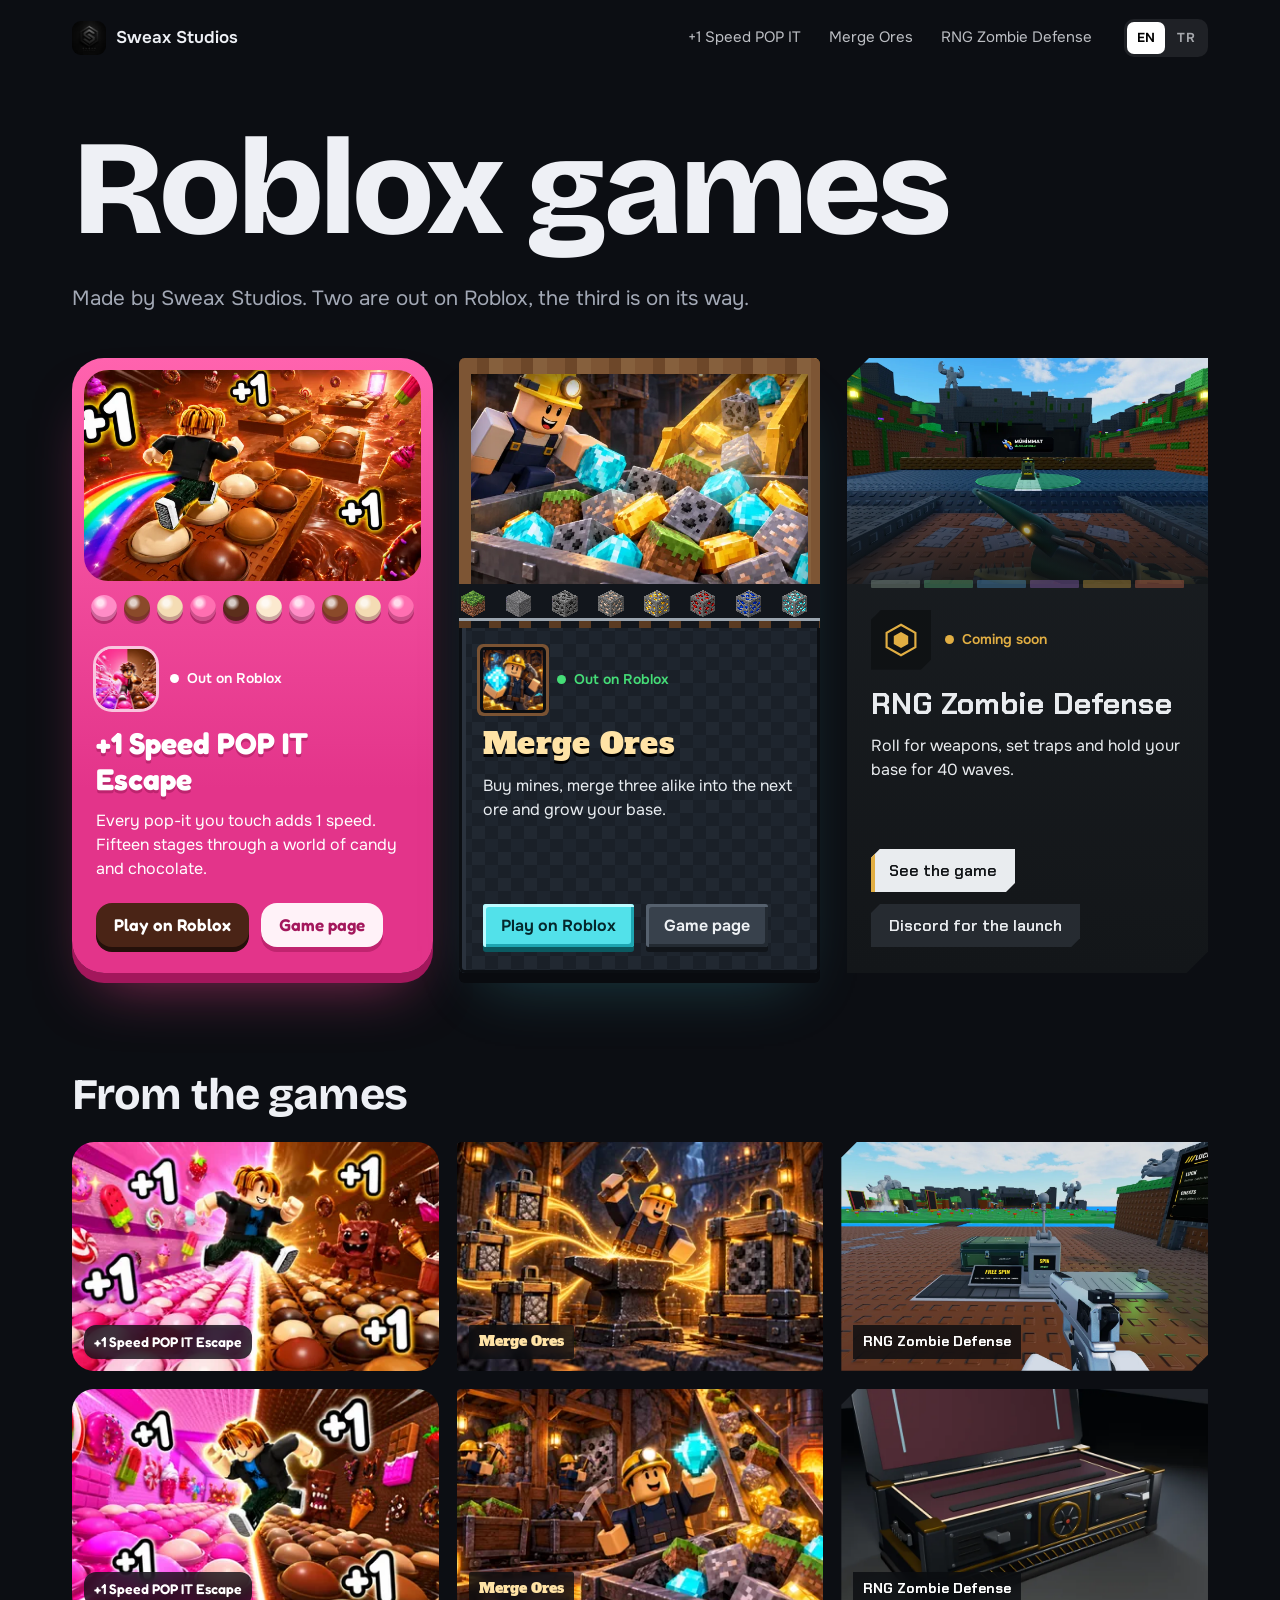
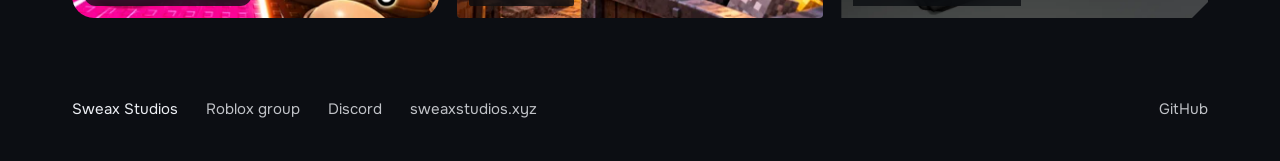
<file: docs/index.html>
<!doctype html>
<html lang="en" data-title-en="Roblox games · Sweax Studios" data-title-tr="Roblox oyunları · Sweax Studios">
<head>
<meta charset="utf-8">
<meta name="viewport" content="width=device-width, initial-scale=1">
<title>Roblox games · Sweax Studios</title>
<meta name="description" content="Roblox games by Sweax Studios: +1 Speed POP IT Escape, Merge Ores and RNG Zombie Defense.">
<meta property="og:title" content="Roblox games · Sweax Studios">
<meta property="og:description" content="+1 Speed POP IT Escape, Merge Ores and RNG Zombie Defense.">
<meta property="og:image" content="https://sweax3169.github.io/roblox-games/assets/img/og-hub.jpg">
<meta name="twitter:card" content="summary_large_image">
<meta name="theme-color" content="#0c0e13">
<link rel="icon" href="assets/img/studio-mark.webp">
<script>(function(){var d=document.documentElement,q=new URLSearchParams(location.search).get('lang'),s;try{s=localStorage.getItem('sweax-roblox-lang')}catch(e){}var l=q||s||((navigator.language||'').toLowerCase().indexOf('tr')===0?'tr':'en');if(l==='tr'){d.lang='tr';d.classList.add('i18n-wait');setTimeout(function(){d.classList.remove('i18n-wait')},1500)}})()</script>
<link rel="preload" href="assets/fonts/bricolage-grotesque-latin-wght-normal.woff2" as="font" type="font/woff2" crossorigin>
<link rel="stylesheet" href="assets/css/fonts.css">
<link rel="stylesheet" href="assets/css/base.css">
<link rel="stylesheet" href="assets/css/hub.css">
</head>
<body>
<a class="skip" href="#games" data-tr="Oyunlara geç">Skip to the games</a>

<header class="top">
  <div class="wrap">
    <a class="brand" href="https://www.roblox.com/communities/740864436" target="_blank" rel="noopener"><img src="assets/img/studio-mark.webp" alt="" width="34" height="34"><span lang="en">Sweax Studios</span></a>
    <nav class="games-nav" aria-label="Games" data-tr-aria="Oyunlar">
      <a href="pop-it/" data-int>+1 Speed POP IT</a>
      <a href="merge-ores/" data-int>Merge Ores</a>
      <a href="rng-zombie-defense/" data-int>RNG Zombie Defense</a>
    </nav>
    <div class="lang" role="group" aria-label="Language" data-tr-aria="Dil">
      <button type="button" data-lang-btn="en" aria-pressed="true">EN</button>
      <button type="button" data-lang-btn="tr" aria-pressed="false">TR</button>
    </div>
  </div>
</header>

<main>
  <section class="intro wrap">
    <h1 data-tr="Roblox oyunları">Roblox games</h1>
    <p data-tr="Sweax Studios yapımı. İkisi Roblox'ta yayında, üçüncüsü yolda.">Made by Sweax Studios. Two are out on Roblox, the third is on its way.</p>
  </section>

  <section class="worlds wrap" id="games" aria-label="Games" data-tr-aria="Oyunlar">

    <article class="world w-popit" style="--i:0">
      <div class="world-art"><img src="assets/img/popit/shot-1.webp" alt="A runner jumping across chocolate and vanilla pop-its in +1 Speed POP IT Escape" data-tr-alt="+1 Speed POP IT Escape'te çikolata ve vanilya pop-it'lerin üstünden atlayan koşucu" width="768" height="432"></div>
      <div class="bubbles" aria-hidden="true"></div>
      <div class="world-body">
        <div class="world-head">
          <img class="world-icon" src="assets/img/popit/icon.webp" alt="" width="60" height="60">
          <p class="world-state"><i></i><span data-tr="Roblox'ta yayında">Out on Roblox</span></p>
        </div>
        <h2 class="world-name"><a href="pop-it/" data-int class="world-link">+1 Speed POP IT Escape</a></h2>
        <p class="world-line" data-tr="Dokunduğun her pop-it hızına 1 ekler. Şeker ve çikolata dünyasında 15 bölüm.">Every pop-it you touch adds 1 speed. Fifteen stages through a world of candy and chocolate.</p>
        <div class="world-acts">
          <a class="act-play" href="https://www.roblox.com/games/109544000160812" target="_blank" rel="noopener" data-tr="Roblox'ta oyna">Play on Roblox</a>
          <a class="act-more" href="pop-it/" data-int data-tr="Oyun sayfası">Game page</a>
        </div>
      </div>
    </article>

    <article class="world w-ores" style="--i:1">
      <div class="world-art"><img src="assets/img/ores/shot-1.webp" alt="A miner with a cart full of diamond, gold and grass blocks in Merge Ores" data-tr-alt="Merge Ores'ta elmas, altın ve çimen bloklarıyla dolu vagonun başındaki madenci" width="768" height="432"></div>
      <div class="rail" aria-hidden="true"><div class="rail-track"></div></div>
      <div class="world-body">
        <div class="world-head">
          <img class="world-icon" src="assets/img/ores/icon.webp" alt="" width="60" height="60">
          <p class="world-state"><i></i><span data-tr="Roblox'ta yayında">Out on Roblox</span></p>
        </div>
        <h2 class="world-name"><a href="merge-ores/" data-int class="world-link">Merge Ores</a></h2>
        <p class="world-line" data-tr="Maden satın al, üç aynısını birleştirip bir üst cevhere çıkar, üssünü büyüt.">Buy mines, merge three alike into the next ore and grow your base.</p>
        <div class="world-acts">
          <a class="act-play" href="https://www.roblox.com/games/108764513896843" target="_blank" rel="noopener" data-tr="Roblox'ta oyna">Play on Roblox</a>
          <a class="act-more" href="merge-ores/" data-int data-tr="Oyun sayfası">Game page</a>
        </div>
      </div>
    </article>

    <article class="world w-rng" style="--i:2">
      <div class="world-art"><img src="assets/img/rng/play-arena.webp" alt="First-person view of the base in RNG Zombie Defense, with the ammo station ahead" data-tr-alt="RNG Zombie Defense'te üssün birinci şahıs görünümü, önde mühimmat istasyonu" width="1600" height="941"></div>
      <div class="rarity" aria-hidden="true"><i></i><i></i><i></i><i></i><i></i><i></i></div>
      <div class="world-body">
        <div class="world-head">
          <span class="world-icon rng-mark" aria-hidden="true"><svg viewBox="0 0 40 40"><path d="M20 3 36 12v16L20 37 4 28V12z" fill="none" stroke="currentColor" stroke-width="2.4"/><path d="M20 11l8 4.6v8.8L20 29l-8-4.6v-8.8z" fill="currentColor"/></svg></span>
          <p class="world-state soon"><i></i><span data-tr="Yakında">Coming soon</span></p>
        </div>
        <h2 class="world-name"><a href="rng-zombie-defense/" data-int class="world-link">RNG Zombie Defense</a></h2>
        <p class="world-line" data-tr="Silah çevir, tuzak kur, üssünü 40 dalga boyunca savun.">Roll for weapons, set traps and hold your base for 40 waves.</p>
        <div class="world-acts">
          <a class="act-play" href="rng-zombie-defense/" data-int data-tr="Oyunu gör">See the game</a>
          <a class="act-more" href="https://discord.gg/vGZ2DZZsrf" target="_blank" rel="noopener" data-tr="Çıkış haberi için Discord">Discord for the launch</a>
        </div>
      </div>
    </article>

  </section>

  <section class="peek wrap" aria-labelledby="peek-h">
    <h2 id="peek-h" data-rv data-tr="Oyunlardan kareler">From the games</h2>
    <div class="peek-grid">
      <a class="pk pk-popit" href="pop-it/" data-int data-rv style="--rv-d:0s"><img src="assets/img/popit/shot-3-s.webp" alt="Pink and chocolate pop-it lanes with a chocolate monster" data-tr-alt="Pembe ve çikolata pop-it yolları, çikolata canavarı" width="420" height="236" loading="lazy"><span>+1 Speed POP IT Escape</span></a>
      <a class="pk pk-ores" href="merge-ores/" data-int data-rv style="--rv-d:.06s"><img src="assets/img/ores/shot-2-s.webp" alt="A miner merging ore crates at a glowing anvil" data-tr-alt="Parlayan örste cevher kasalarını birleştiren madenci" width="420" height="236" loading="lazy"><span>Merge Ores</span></a>
      <a class="pk pk-rng" href="rng-zombie-defense/" data-int data-rv style="--rv-d:.12s"><img src="assets/img/rng/play-station.webp" alt="The free spin station at the base in RNG Zombie Defense" data-tr-alt="RNG Zombie Defense'te üsteki bedava çevirme istasyonu" width="1400" height="823" loading="lazy"><span>RNG Zombie Defense</span></a>
      <a class="pk pk-popit" href="pop-it/" data-int data-rv style="--rv-d:.18s"><img src="assets/img/popit/shot-4-s.webp" alt="A runner speeding through a candy hall of pink pop-its" data-tr-alt="Pembe pop-it'lerle dolu şeker salonunda hızlanan koşucu" width="420" height="236" loading="lazy"><span>+1 Speed POP IT Escape</span></a>
      <a class="pk pk-ores" href="merge-ores/" data-int data-rv style="--rv-d:.24s"><img src="assets/img/ores/shot-3-s.webp" alt="Miners and ore carts inside a lantern-lit mine" data-tr-alt="Fenerlerle aydınlanan madende madenciler ve cevher vagonları" width="420" height="236" loading="lazy"><span>Merge Ores</span></a>
      <a class="pk pk-rng" href="rng-zombie-defense/" data-int data-rv style="--rv-d:.3s"><img src="assets/img/rng/chest-open.webp" alt="The open roll chest from RNG Zombie Defense" data-tr-alt="RNG Zombie Defense'in açık çevirme sandığı" width="900" height="622" loading="lazy"><span>RNG Zombie Defense</span></a>
    </div>
  </section>
</main>

<footer class="foot">
  <div class="wrap">
    <span lang="en">Sweax Studios</span>
    <a href="https://www.roblox.com/communities/740864436" target="_blank" rel="noopener" data-tr="Roblox grubu">Roblox group</a>
    <a href="https://discord.gg/vGZ2DZZsrf" target="_blank" rel="noopener">Discord</a>
    <a href="https://sweaxstudios.xyz" target="_blank" rel="noopener">sweaxstudios.xyz</a>
    <span class="sp"></span>
    <a href="https://github.com/Sweax3169" target="_blank" rel="noopener">GitHub</a>
  </div>
</footer>

<script src="assets/js/i18n.js"></script>
<script src="assets/js/motion.js"></script>
<script src="assets/js/hub.js"></script>
</body>
</html>
</file>
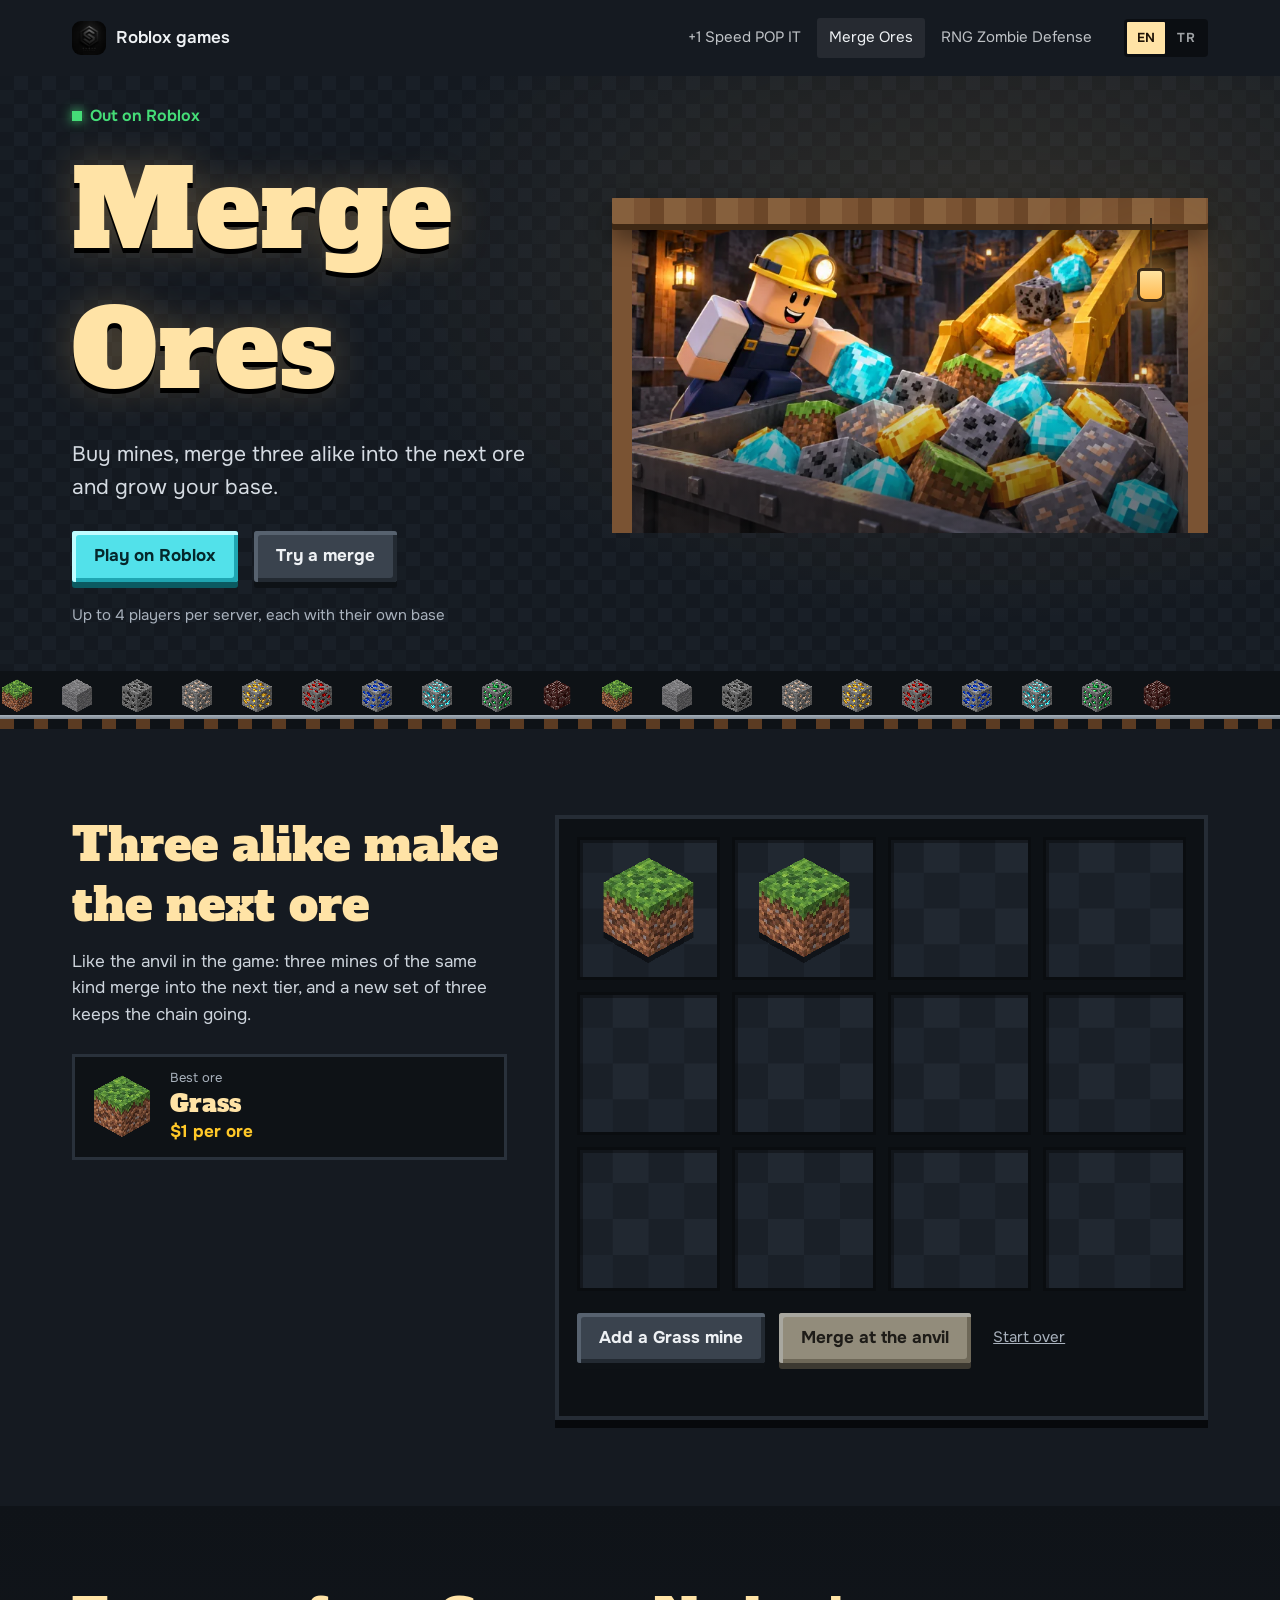
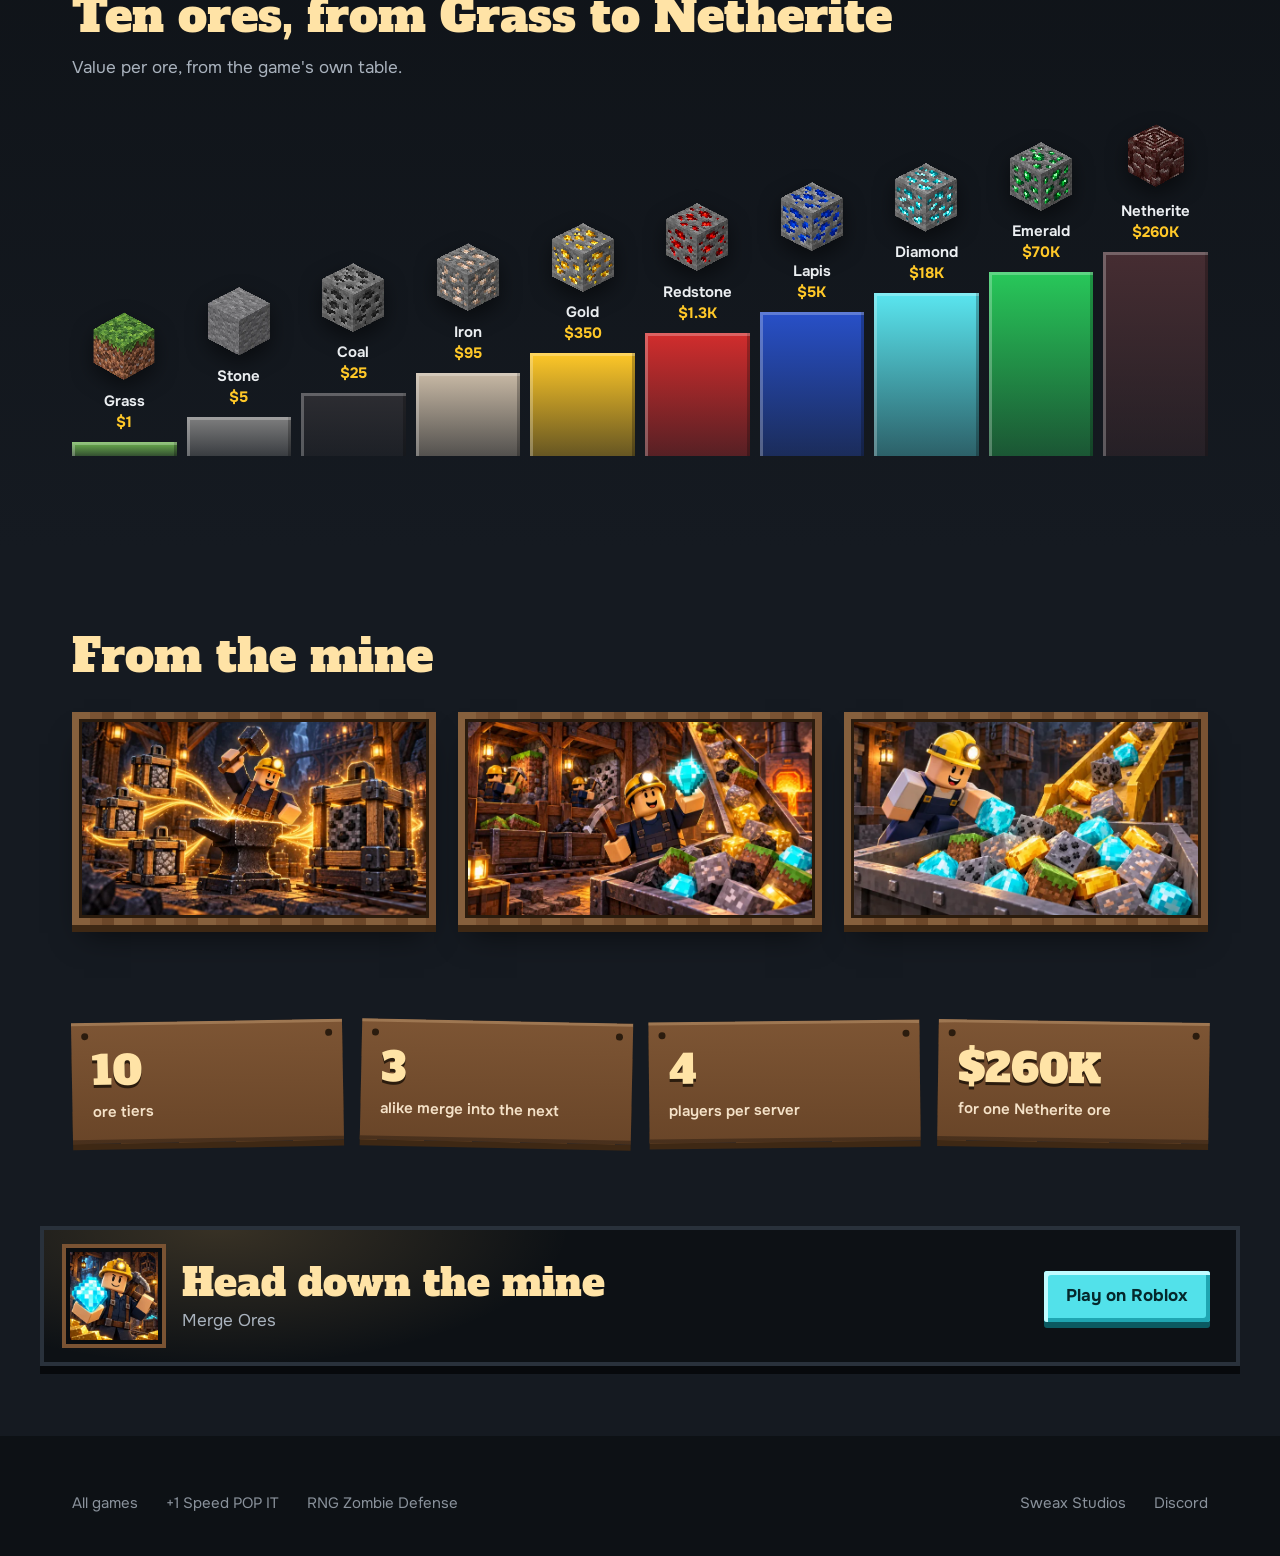
<file: docs/merge-ores/index.html>
<!doctype html>
<html lang="en" data-title-en="Merge Ores · Roblox" data-title-tr="Merge Ores · Roblox">
<head>
<meta charset="utf-8">
<meta name="viewport" content="width=device-width, initial-scale=1">
<title>Merge Ores · Roblox</title>
<meta name="description" content="Buy mines, merge three alike into the next ore and grow your base. Play Merge Ores on Roblox.">
<meta property="og:title" content="Merge Ores">
<meta property="og:description" content="Buy mines, merge three alike into the next ore and grow your base.">
<meta property="og:image" content="https://sweax3169.github.io/roblox-games/assets/img/ores/shot-1.webp">
<meta name="twitter:card" content="summary_large_image">
<meta name="theme-color" content="#12161c">
<link rel="icon" href="../assets/img/ores/icon.webp">
<script>(function(){var d=document.documentElement,q=new URLSearchParams(location.search).get('lang'),s;try{s=localStorage.getItem('sweax-roblox-lang')}catch(e){}var l=q||s||((navigator.language||'').toLowerCase().indexOf('tr')===0?'tr':'en');if(l==='tr'){d.lang='tr';d.classList.add('i18n-wait');setTimeout(function(){d.classList.remove('i18n-wait')},1500)}})()</script>
<link rel="preload" href="../assets/fonts/alfa-slab-one-latin-400-normal.woff2" as="font" type="font/woff2" crossorigin>
<link rel="stylesheet" href="../assets/css/fonts.css">
<link rel="stylesheet" href="../assets/css/base.css">
<link rel="stylesheet" href="../assets/css/ores.css">
</head>
<body>
<a class="skip" href="#main" data-tr="İçeriğe geç">Skip to content</a>

<header class="top">
  <div class="wrap">
    <a class="brand" href="../" data-int><img src="../assets/img/studio-mark.webp" alt="" width="34" height="34"><span data-tr="Roblox oyunları">Roblox games</span></a>
    <nav class="games-nav" aria-label="Games" data-tr-aria="Oyunlar">
      <a href="../pop-it/" data-int>+1 Speed POP IT</a>
      <a href="./" data-int aria-current="page">Merge Ores</a>
      <a href="../rng-zombie-defense/" data-int>RNG Zombie Defense</a>
    </nav>
    <div class="lang" role="group" aria-label="Language" data-tr-aria="Dil">
      <button type="button" data-lang-btn="en" aria-pressed="true">EN</button>
      <button type="button" data-lang-btn="tr" aria-pressed="false">TR</button>
    </div>
  </div>
</header>

<main id="main">
  <section class="hero">
    <div class="wrap hero-grid">
      <div class="hero-copy">
        <p class="state"><i></i><span data-tr="Roblox'ta yayında">Out on Roblox</span></p>
        <h1>Merge Ores</h1>
        <p class="lead" data-tr="Maden satın al, üç aynısını birleştirip bir üst cevhere çıkar, üssünü büyüt.">Buy mines, merge three alike into the next ore and grow your base.</p>
        <div class="acts">
          <a class="blk blk-diamond" href="https://www.roblox.com/games/108764513896843" target="_blank" rel="noopener" data-tr="Roblox'ta oyna">Play on Roblox</a>
          <a class="blk blk-stone" href="#merge" data-tr="Birleştirmeyi dene">Try a merge</a>
        </div>
        <p class="meta" data-tr="Sunucu başına 4 oyuncuya kadar, her birinin kendi üssü var">Up to 4 players per server, each with their own base</p>
      </div>
      <figure class="shaft">
        <div class="lantern" aria-hidden="true"><i></i></div>
        <div class="shaft-art"><img src="../assets/img/ores/shot-1.webp" alt="A miner beside a cart full of diamond, gold and stone blocks" data-tr-alt="Elmas, altın ve taş bloklarla dolu vagonun yanında madenci" width="768" height="432"></div>
      </figure>
    </div>
    <div class="rail" aria-hidden="true"><div class="rail-track" id="rail"></div></div>
  </section>

  <section class="merge wrap" id="merge" aria-labelledby="merge-h">
    <div class="merge-copy" data-rv>
      <h2 id="merge-h" data-tr="Üç aynı, bir üst cevher">Three alike make the next ore</h2>
      <p data-tr="Oyundaki örs gibi: aynı türden üç maden bir üst kademeye birleşir, yeni üçlü oluşursa zincir devam eder.">Like the anvil in the game: three mines of the same kind merge into the next tier, and a new set of three keeps the chain going.</p>
      <div class="best" aria-live="polite">
        <img id="best-img" src="../assets/img/ores/tier-01.webp" alt="" width="64" height="64">
        <div><span data-tr="En iyi cevher">Best ore</span><b id="best-name">Grass</b><em id="best-val">$1</em></div>
      </div>
    </div>
    <div class="bench" data-rv style="--rv-d:.08s">
      <div class="slots" id="slots" role="list"></div>
      <div class="bench-acts">
        <button type="button" class="blk blk-stone" id="add" data-tr="Çimen madeni ekle">Add a Grass mine</button>
        <button type="button" class="blk blk-gold" id="anvil" disabled data-tr="Örste birleştir">Merge at the anvil</button>
        <button type="button" class="ghost" id="reset" data-tr="Baştan">Start over</button>
      </div>
      <p class="bench-note" id="note" aria-live="polite"></p>
    </div>
  </section>

  <section class="ladder" aria-labelledby="ladder-h">
    <div class="wrap">
      <h2 id="ladder-h" data-rv data-tr="Çimenden Netherit'e on cevher">Ten ores, from Grass to Netherite</h2>
      <p class="sub" data-rv data-tr="Cevher başına değer, oyunun kendi tablosundan.">Value per ore, from the game's own table.</p>
      <ol class="steps" id="steps"></ol>
    </div>
  </section>

  <section class="gallery wrap" aria-labelledby="gal-h">
    <h2 id="gal-h" data-rv data-tr="Madenden">From the mine</h2>
    <div class="shots">
      <button class="shot" type="button" data-full="../assets/img/ores/shot-2.webp" data-rv><img src="../assets/img/ores/shot-2.webp" alt="A miner merging ore crates at a glowing anvil" data-tr-alt="Parlayan örste cevher kasalarını birleştiren madenci" width="768" height="432" loading="lazy"></button>
      <button class="shot" type="button" data-full="../assets/img/ores/shot-3.webp" data-rv style="--rv-d:.06s"><img src="../assets/img/ores/shot-3.webp" alt="Miners and carts in a lantern-lit mine" data-tr-alt="Fenerlerle aydınlanan madende madenciler ve vagonlar" width="768" height="432" loading="lazy"></button>
      <button class="shot" type="button" data-full="../assets/img/ores/shot-1.webp" data-rv style="--rv-d:.12s"><img src="../assets/img/ores/shot-1.webp" alt="A cart full of diamond, gold and grass blocks" data-tr-alt="Elmas, altın ve çimen bloklarıyla dolu vagon" width="768" height="432" loading="lazy"></button>
    </div>
  </section>

  <section class="signs wrap" aria-label="Facts" data-tr-aria="Bilgiler">
    <div class="sign" data-rv><b>10</b><span data-tr="cevher kademesi">ore tiers</span></div>
    <div class="sign" data-rv style="--rv-d:.06s"><b>3</b><span data-tr="aynı maden bir üste birleşir">alike merge into the next</span></div>
    <div class="sign" data-rv style="--rv-d:.12s"><b>4</b><span data-tr="oyuncu, sunucu başına">players per server</span></div>
    <div class="sign" data-rv style="--rv-d:.18s"><b>$260K</b><span data-tr="Netherit cevherinin değeri">for one Netherite ore</span></div>
  </section>

  <section class="cta">
    <div class="wrap cta-in" data-rv>
      <img src="../assets/img/ores/icon.webp" alt="" width="128" height="128" loading="lazy">
      <div>
        <h2 data-tr="Madene in">Head down the mine</h2>
        <p lang="en">Merge Ores</p>
      </div>
      <a class="blk blk-diamond" href="https://www.roblox.com/games/108764513896843" target="_blank" rel="noopener" data-tr="Roblox'ta oyna">Play on Roblox</a>
    </div>
  </section>
</main>

<footer class="foot">
  <div class="wrap">
    <a href="../" data-int data-tr="Tüm oyunlar">All games</a>
    <a href="../pop-it/" data-int>+1 Speed POP IT</a>
    <a href="../rng-zombie-defense/" data-int>RNG Zombie Defense</a>
    <span class="sp"></span>
    <a href="https://www.roblox.com/communities/740864436" target="_blank" rel="noopener">Sweax Studios</a>
    <a href="https://discord.gg/vGZ2DZZsrf" target="_blank" rel="noopener">Discord</a>
  </div>
</footer>

<dialog class="viewer" id="viewer" aria-label="Screenshot" data-tr-aria="Ekran görüntüsü"><img alt=""><button type="button" class="close" aria-label="Close" data-tr-aria="Kapat">×</button></dialog>

<script src="../assets/js/data-ores.js"></script>
<script src="../assets/js/i18n.js"></script>
<script src="../assets/js/motion.js"></script>
<script src="../assets/js/viewer.js"></script>
<script src="../assets/js/ores.js"></script>
</body>
</html>
</file>
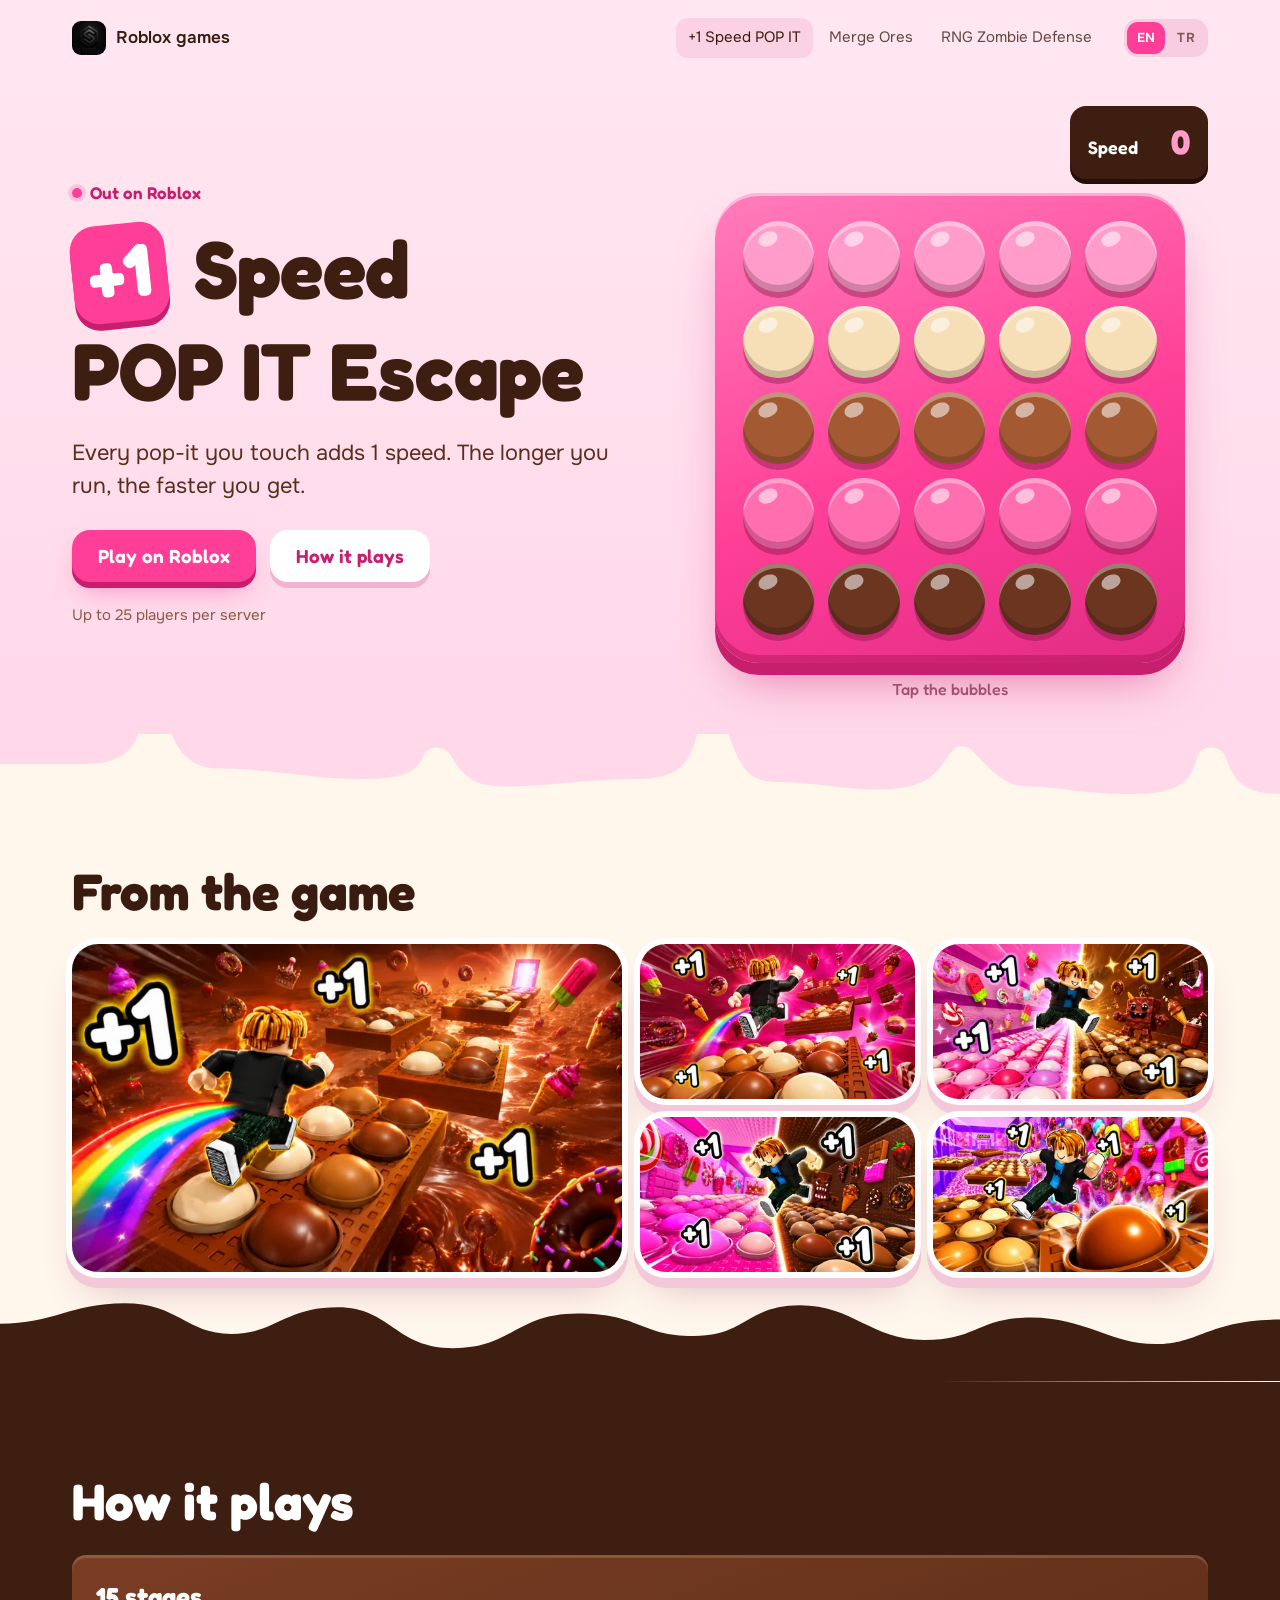
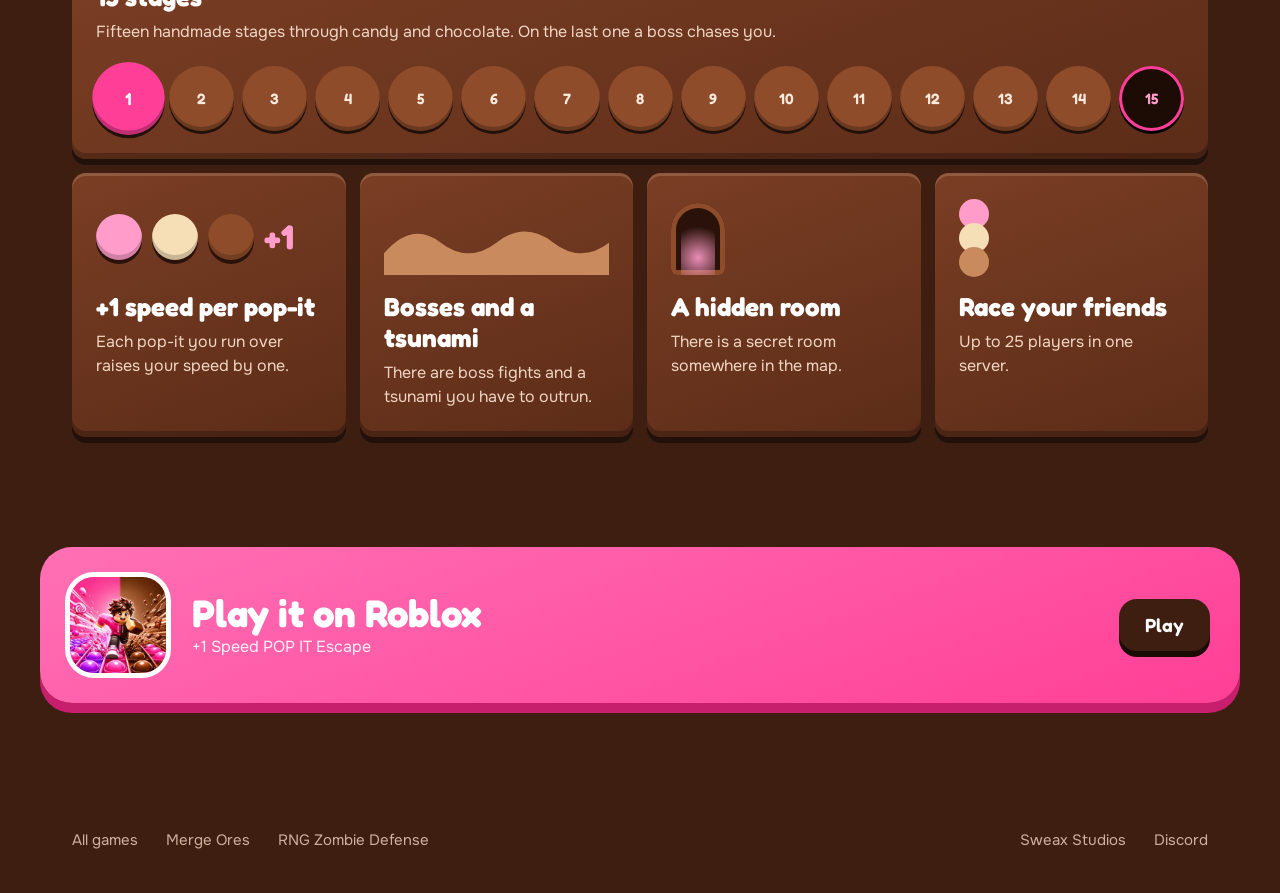
<file: docs/pop-it/index.html>
<!doctype html>
<html lang="en" data-title-en="+1 Speed POP IT Escape · Roblox" data-title-tr="+1 Speed POP IT Escape · Roblox">
<head>
<meta charset="utf-8">
<meta name="viewport" content="width=device-width, initial-scale=1">
<title>+1 Speed POP IT Escape · Roblox</title>
<meta name="description" content="Every pop-it you touch adds 1 speed. Fifteen stages through a world of candy and chocolate. Play on Roblox.">
<meta property="og:title" content="+1 Speed POP IT Escape">
<meta property="og:description" content="Every pop-it you touch adds 1 speed. Play on Roblox.">
<meta property="og:image" content="https://sweax3169.github.io/roblox-games/assets/img/popit/shot-1.webp">
<meta name="twitter:card" content="summary_large_image">
<meta name="theme-color" content="#ffe6f0">
<link rel="icon" href="../assets/img/popit/icon.webp">
<script>(function(){var d=document.documentElement,q=new URLSearchParams(location.search).get('lang'),s;try{s=localStorage.getItem('sweax-roblox-lang')}catch(e){}var l=q||s||((navigator.language||'').toLowerCase().indexOf('tr')===0?'tr':'en');if(l==='tr'){d.lang='tr';d.classList.add('i18n-wait');setTimeout(function(){d.classList.remove('i18n-wait')},1500)}})()</script>
<link rel="preload" href="../assets/fonts/fredoka-latin-wght-normal.woff2" as="font" type="font/woff2" crossorigin>
<link rel="stylesheet" href="../assets/css/fonts.css">
<link rel="stylesheet" href="../assets/css/base.css">
<link rel="stylesheet" href="../assets/css/popit.css">
</head>
<body>
<a class="skip" href="#main" data-tr="İçeriğe geç">Skip to content</a>

<header class="top">
  <div class="wrap">
    <a class="brand" href="../" data-int><img src="../assets/img/studio-mark.webp" alt="" width="34" height="34"><span data-tr="Roblox oyunları">Roblox games</span></a>
    <nav class="games-nav" aria-label="Games" data-tr-aria="Oyunlar">
      <a href="./" data-int aria-current="page">+1 Speed POP IT</a>
      <a href="../merge-ores/" data-int>Merge Ores</a>
      <a href="../rng-zombie-defense/" data-int>RNG Zombie Defense</a>
    </nav>
    <div class="lang" role="group" aria-label="Language" data-tr-aria="Dil">
      <button type="button" data-lang-btn="en" aria-pressed="true">EN</button>
      <button type="button" data-lang-btn="tr" aria-pressed="false">TR</button>
    </div>
  </div>
</header>

<main id="main">
  <section class="hero">
    <div class="floaters" aria-hidden="true"><b>+1</b><b>+1</b><b>+1</b><b>+1</b><b>+1</b><b>+1</b></div>
    <div class="wrap hero-grid">
      <div class="hero-copy">
        <p class="state"><i></i><span data-tr="Roblox'ta yayında">Out on Roblox</span></p>
        <h1><span class="plus">+1</span> Speed <span class="nw">POP IT</span> Escape</h1>
        <p class="lead" data-tr="Dokunduğun her pop-it hızına 1 ekler. Ne kadar koşarsan o kadar hızlanırsın.">Every pop-it you touch adds 1 speed. The longer you run, the faster you get.</p>
        <div class="acts">
          <a class="btn btn-play" href="https://www.roblox.com/games/109544000160812" target="_blank" rel="noopener" data-tr="Roblox'ta oyna">Play on Roblox</a>
          <a class="btn btn-soft" href="#plays" data-tr="Nasıl oynanır">How it plays</a>
        </div>
        <p class="meta" data-tr="Sunucu başına 25 oyuncuya kadar">Up to 25 players per server</p>
      </div>

      <div class="toy" aria-labelledby="toy-h">
        <h2 id="toy-h" class="sr" data-tr="Pop-it tepsisi">Pop-it tray</h2>
        <div class="speed" aria-live="polite"><span data-tr="Hız">Speed</span> <b id="speed">0</b></div>
        <div class="tray-stage">
          <div class="tray" id="tray"></div>
        </div>
        <p class="hint" data-tr="Kabarcıklara dokun">Tap the bubbles</p>
      </div>
    </div>
    <svg class="drip" viewBox="0 0 1440 120" preserveAspectRatio="none" aria-hidden="true"><path d="M0 0h1440v40c-40 0-52 18-60 46-6 22-30 22-34 0-6-30-22-46-70-46-70 0-80 10-120 10s-56 54-74 54-18-44-60-54c-50-12-90 6-150 6-34 0-42 30-52 62-7 22-31 22-36 0-8-34-18-58-66-58-62 0-96-10-150-10-40 0-50 20-60 40-8 16-26 16-32 0-8-22-24-30-70-30-60 0-100 14-160 14-36 0-48 30-56 54-6 18-28 18-32 0-6-26-20-48-62-48H0z"/></svg>
  </section>

  <section class="gallery wrap" aria-labelledby="gal-h">
    <h2 id="gal-h" data-rv data-tr="Oyundan">From the game</h2>
    <div class="shots">
      <button class="shot s1" type="button" data-full="../assets/img/popit/shot-1.webp" data-rv><img src="../assets/img/popit/shot-1.webp" alt="A runner leaving a rainbow trail across chocolate pop-its" data-tr-alt="Çikolata pop-it'lerin üstünde gökkuşağı izi bırakan koşucu" width="768" height="432"></button>
      <button class="shot" type="button" data-full="../assets/img/popit/shot-2.webp" data-rv style="--rv-d:.06s"><img src="../assets/img/popit/shot-2-s.webp" alt="Jumping between chocolate trays on a pink stage" data-tr-alt="Pembe bölümde çikolata tepsileri arasında atlayış" width="420" height="236" loading="lazy"></button>
      <button class="shot" type="button" data-full="../assets/img/popit/shot-3.webp" data-rv style="--rv-d:.12s"><img src="../assets/img/popit/shot-3-s.webp" alt="A chocolate monster beside the pop-it lane" data-tr-alt="Pop-it yolunun yanında çikolata canavarı" width="420" height="236" loading="lazy"></button>
      <button class="shot" type="button" data-full="../assets/img/popit/shot-4.webp" data-rv style="--rv-d:.18s"><img src="../assets/img/popit/shot-4-s.webp" alt="A long hall of pink and chocolate pop-its" data-tr-alt="Pembe ve çikolata pop-it'lerle dolu uzun salon" width="420" height="236" loading="lazy"></button>
      <button class="shot" type="button" data-full="../assets/img/popit/shot-5.webp" data-rv style="--rv-d:.24s"><img src="../assets/img/popit/shot-5-s.webp" alt="Running over a field of chocolate pop-its" data-tr-alt="Çikolata pop-it tarlasında koşu" width="420" height="236" loading="lazy"></button>
    </div>
  </section>

  <section class="plays" id="plays" aria-labelledby="plays-h">
    <svg class="drip drip-top" viewBox="0 0 1440 90" preserveAspectRatio="none" aria-hidden="true"><path d="M0 90V30c60 0 80-20 140-20s70 30 120 30 60-26 120-26 64 40 130 40 70-34 140-34 70 22 130 22 60-30 120-30 80 34 140 34 60-22 120-22 90 26 140 26 60-24 140-24v60z"/></svg>
    <div class="wrap">
      <h2 id="plays-h" data-rv data-tr="Nasıl oynanır">How it plays</h2>
      <div class="bar">
        <article class="sq sq-wide" data-rv>
          <h3 data-tr="15 bölüm">15 stages</h3>
          <p data-tr="Şeker ve çikolata dünyasında el yapımı on beş bölüm. Sonuncusunda boss seni kovalar.">Fifteen handmade stages through candy and chocolate. On the last one a boss chases you.</p>
          <div class="track" id="track" aria-hidden="true"></div>
        </article>
        <article class="sq" data-rv style="--rv-d:.06s">
          <div class="ill ill-pop" aria-hidden="true"><i></i><i></i><i></i><b>+1</b></div>
          <h3 data-tr="Her pop-it +1 hız">+1 speed per pop-it</h3>
          <p data-tr="Koşarken bastığın her pop-it hızını bir artırır.">Each pop-it you run over raises your speed by one.</p>
        </article>
        <article class="sq" data-rv style="--rv-d:.12s">
          <div class="ill ill-wave" aria-hidden="true"><svg viewBox="0 0 200 70" preserveAspectRatio="none"><path d="M0 50 Q25 20 50 40 T100 40 T150 40 T200 40 V70 H0z"/></svg></div>
          <h3 data-tr="Bosslar ve tsunami">Bosses and a tsunami</h3>
          <p data-tr="Boss dövüşleri var ve bir dalgadan kaçman gerekiyor.">There are boss fights and a tsunami you have to outrun.</p>
        </article>
        <article class="sq" data-rv style="--rv-d:.18s">
          <div class="ill ill-door" aria-hidden="true"><i></i></div>
          <h3 data-tr="Gizli bir oda">A hidden room</h3>
          <p data-tr="Haritanın bir yerinde gizli bir oda var.">There is a secret room somewhere in the map.</p>
        </article>
        <article class="sq" data-rv style="--rv-d:.24s">
          <div class="ill ill-race" aria-hidden="true"><i></i><i></i><i></i></div>
          <h3 data-tr="Arkadaşlarınla yarış">Race your friends</h3>
          <p data-tr="Bir sunucuda 25 oyuncuya kadar.">Up to 25 players in one server.</p>
        </article>
      </div>
    </div>
  </section>

  <section class="cta">
    <div class="wrap cta-in" data-rv>
      <img src="../assets/img/popit/icon.webp" alt="" width="128" height="128" loading="lazy">
      <div>
        <h2 data-tr="Roblox'ta oyna">Play it on Roblox</h2>
        <p lang="en">+1 Speed POP IT Escape</p>
      </div>
      <a class="btn btn-play" href="https://www.roblox.com/games/109544000160812" target="_blank" rel="noopener" data-tr="Oyna">Play</a>
    </div>
  </section>
</main>

<footer class="foot">
  <div class="wrap">
    <a href="../" data-int data-tr="Tüm oyunlar">All games</a>
    <a href="../merge-ores/" data-int>Merge Ores</a>
    <a href="../rng-zombie-defense/" data-int>RNG Zombie Defense</a>
    <span class="sp"></span>
    <a href="https://www.roblox.com/communities/740864436" target="_blank" rel="noopener">Sweax Studios</a>
    <a href="https://discord.gg/vGZ2DZZsrf" target="_blank" rel="noopener">Discord</a>
  </div>
</footer>

<dialog class="viewer" id="viewer" aria-label="Screenshot" data-tr-aria="Ekran görüntüsü"><img alt=""><button type="button" class="close" aria-label="Close" data-tr-aria="Kapat">×</button></dialog>

<script src="../assets/js/i18n.js"></script>
<script src="../assets/js/motion.js"></script>
<script src="../assets/js/viewer.js"></script>
<script src="../assets/js/popit.js"></script>
</body>
</html>
</file>
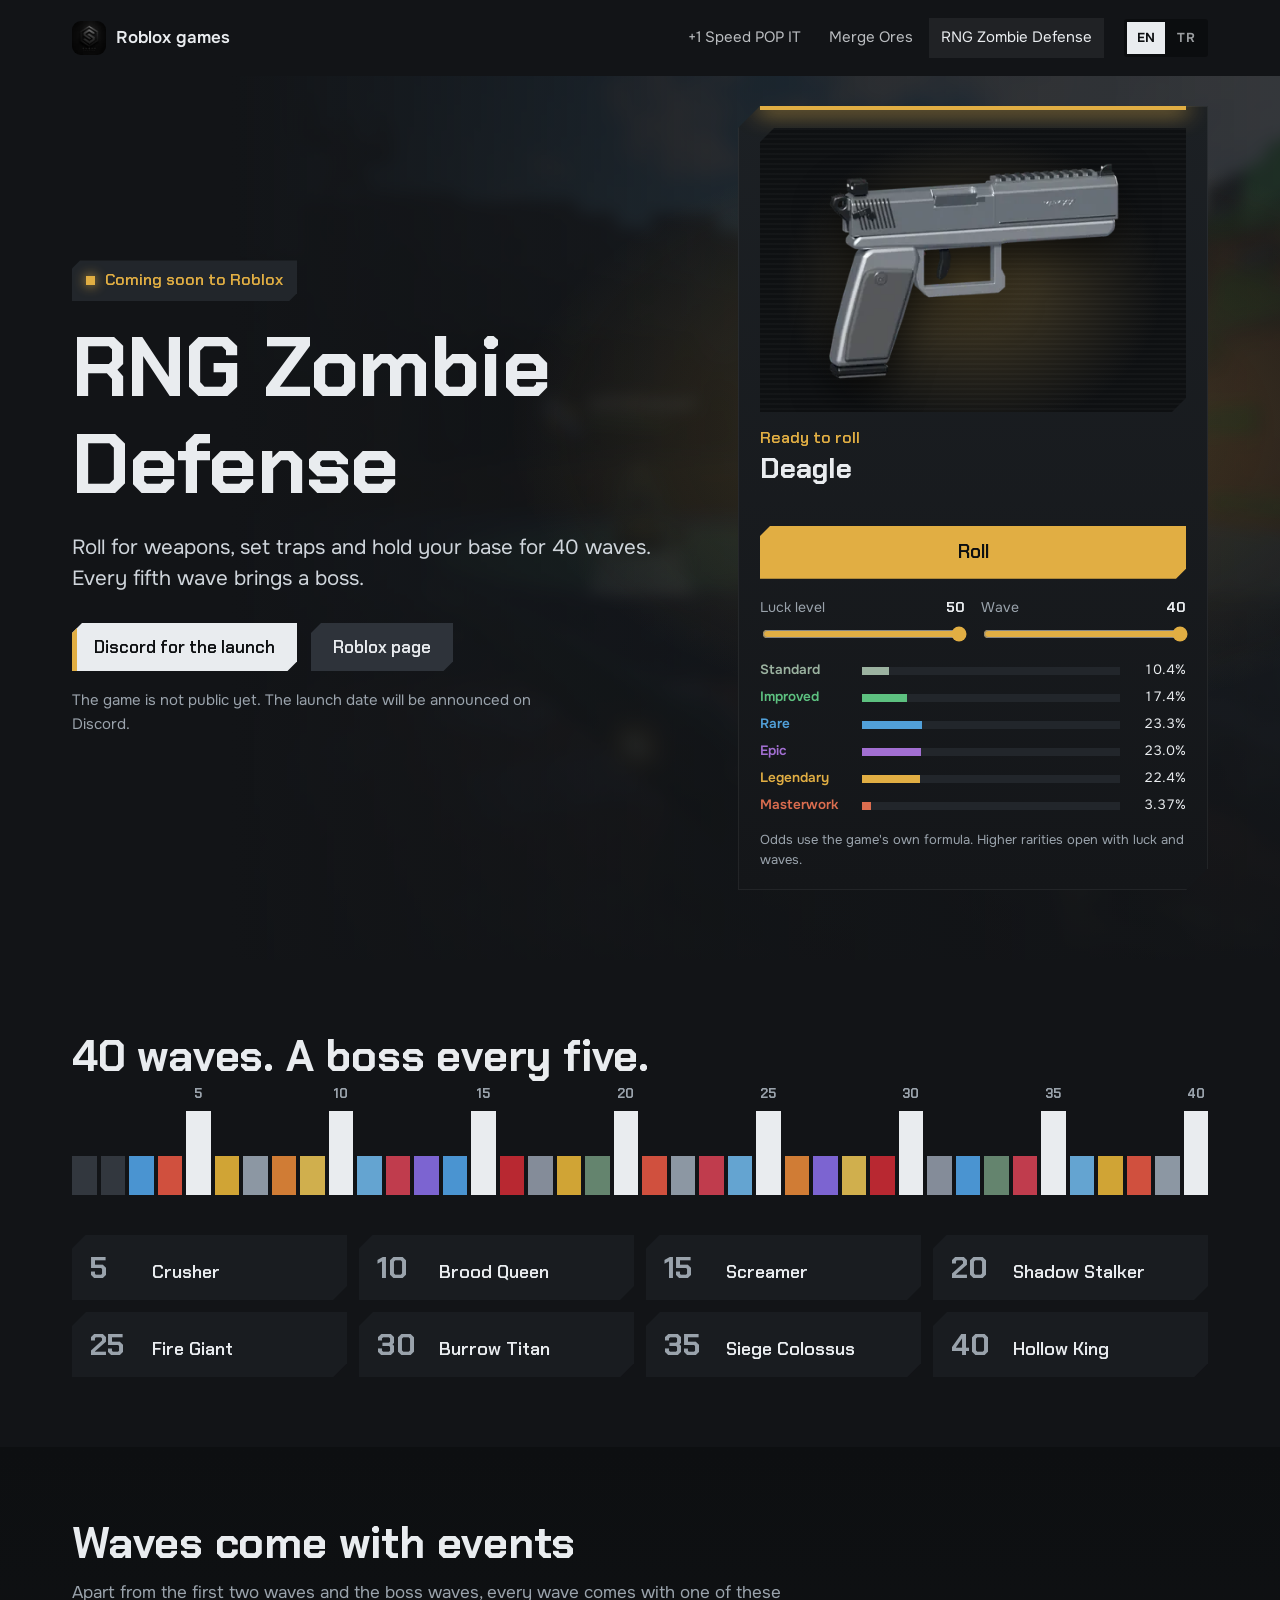
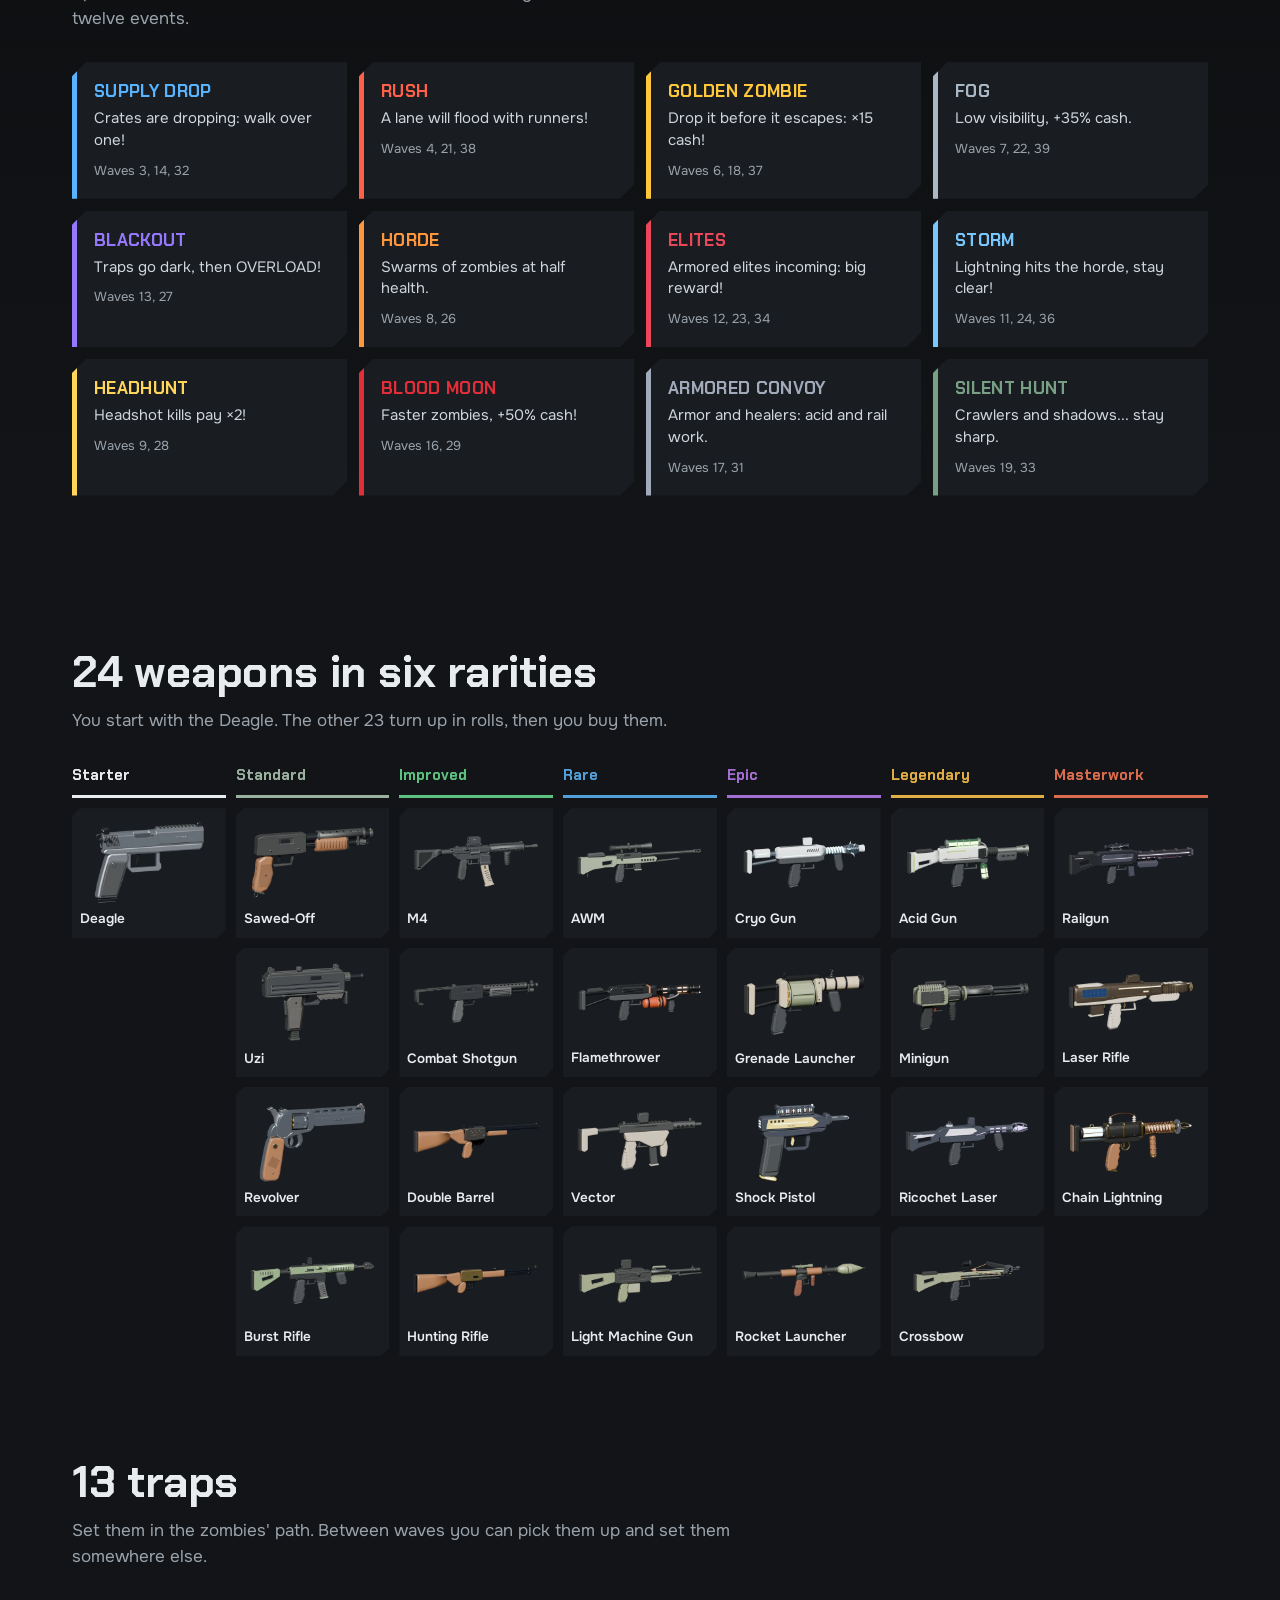
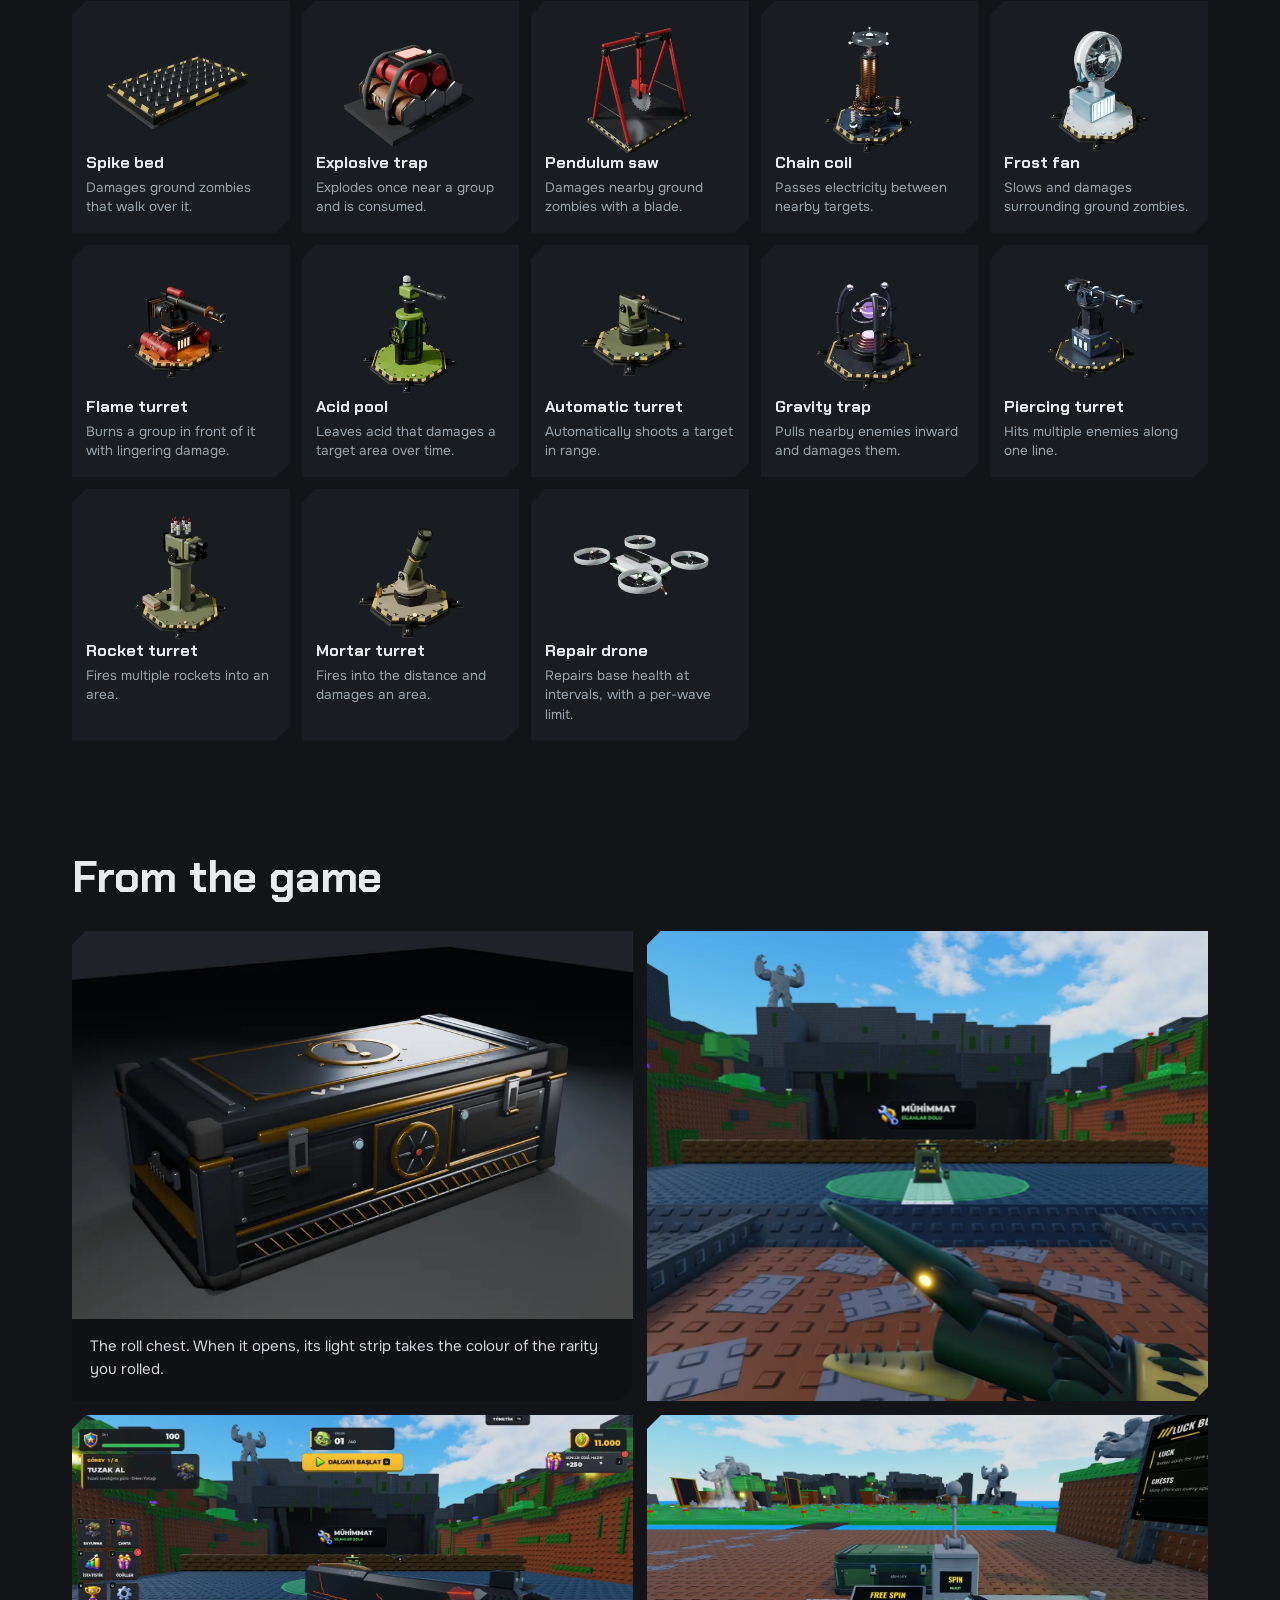
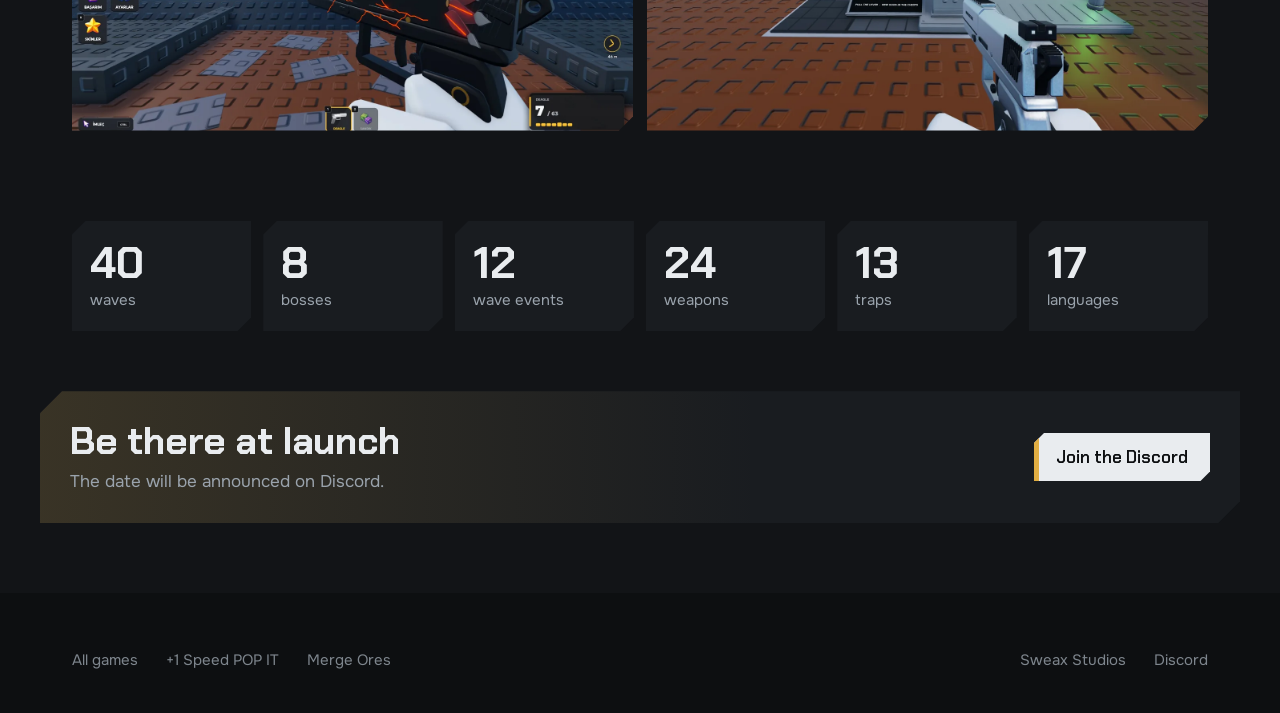
<file: docs/rng-zombie-defense/index.html>
<!doctype html>
<html lang="en" data-title-en="RNG Zombie Defense · Coming soon to Roblox" data-title-tr="RNG Zombie Defense · Yakında Roblox'ta">
<head>
<meta charset="utf-8">
<meta name="viewport" content="width=device-width, initial-scale=1">
<title>RNG Zombie Defense · Coming soon to Roblox</title>
<meta name="description" content="Roll for weapons, set traps and hold your base for 40 waves. Coming soon to Roblox.">
<meta property="og:title" content="RNG Zombie Defense">
<meta property="og:description" content="Roll for weapons, set traps and hold your base for 40 waves. Coming soon to Roblox.">
<meta property="og:image" content="https://sweax3169.github.io/roblox-games/assets/img/rng/play-arena.webp">
<meta name="twitter:card" content="summary_large_image">
<meta name="theme-color" content="#121417">
<link rel="icon" href="../assets/img/rng/mark.svg" type="image/svg+xml">
<script>(function(){var d=document.documentElement,q=new URLSearchParams(location.search).get('lang'),s;try{s=localStorage.getItem('sweax-roblox-lang')}catch(e){}var l=q||s||((navigator.language||'').toLowerCase().indexOf('tr')===0?'tr':'en');if(l==='tr'){d.lang='tr';d.classList.add('i18n-wait');setTimeout(function(){d.classList.remove('i18n-wait')},1500)}})()</script>
<link rel="preload" href="../assets/fonts/chakra-petch-latin-700-normal.woff2" as="font" type="font/woff2" crossorigin>
<link rel="stylesheet" href="../assets/css/fonts.css">
<link rel="stylesheet" href="../assets/css/base.css">
<link rel="stylesheet" href="../assets/css/rng.css">
</head>
<body>
<a class="skip" href="#main" data-tr="İçeriğe geç">Skip to content</a>

<header class="top">
  <div class="wrap">
    <a class="brand" href="../" data-int><img src="../assets/img/studio-mark.webp" alt="" width="34" height="34"><span data-tr="Roblox oyunları">Roblox games</span></a>
    <nav class="games-nav" aria-label="Games" data-tr-aria="Oyunlar">
      <a href="../pop-it/" data-int>+1 Speed POP IT</a>
      <a href="../merge-ores/" data-int>Merge Ores</a>
      <a href="./" data-int aria-current="page">RNG Zombie Defense</a>
    </nav>
    <div class="lang" role="group" aria-label="Language" data-tr-aria="Dil">
      <button type="button" data-lang-btn="en" aria-pressed="true">EN</button>
      <button type="button" data-lang-btn="tr" aria-pressed="false">TR</button>
    </div>
  </div>
</header>

<main id="main">
  <section class="hero">
    <div class="hero-bg" aria-hidden="true"><img src="../assets/img/rng/play-arena.webp" alt="" width="1600" height="941"></div>
    <div class="wrap hero-grid">
      <div class="hero-copy">
        <p class="soon"><i></i><span data-tr="Yakında Roblox'ta">Coming soon to Roblox</span></p>
        <h1>RNG Zombie Defense</h1>
        <p class="lead" data-tr="Silah çevir, tuzak kur, üssünü 40 dalga boyunca savun. Her beş dalgada bir boss gelir.">Roll for weapons, set traps and hold your base for 40 waves. Every fifth wave brings a boss.</p>
        <div class="acts">
          <a class="plate plate-light" href="https://discord.gg/vGZ2DZZsrf" target="_blank" rel="noopener" data-tr="Çıkış haberi için Discord">Discord for the launch</a>
          <a class="plate plate-dark" href="https://www.roblox.com/games/88091393604186" target="_blank" rel="noopener" data-tr="Roblox sayfası">Roblox page</a>
        </div>
        <p class="meta" data-tr="Oyun henüz herkese açık değil. Çıkış tarihi Discord'da duyurulacak.">The game is not public yet. The launch date will be announced on Discord.</p>
      </div>

      <div class="machine" id="machine" aria-labelledby="roll-h">
        <h2 id="roll-h" class="sr" data-tr="Silah çevirme">Weapon roll</h2>
        <div class="light" aria-hidden="true"></div>
        <div class="reel">
          <img id="reel-img" src="../assets/img/rng/w-deagle.webp" alt="" width="420" height="280">
        </div>
        <div class="readout" aria-live="polite">
          <p class="r-rarity" id="r-rarity" data-tr="Çevirmeye hazır">Ready to roll</p>
          <p class="r-name" id="r-name">Deagle</p>
          <p class="r-odds" id="r-odds"></p>
        </div>
        <button type="button" class="plate plate-roll" id="roll" data-tr="Çevir">Roll</button>
        <div class="dials">
          <label><span data-tr="Şans seviyesi">Luck level</span> <b id="luck-v">50</b><input type="range" id="luck" min="1" max="50" value="50"></label>
          <label><span data-tr="Dalga">Wave</span> <b id="wave-v">40</b><input type="range" id="wave" min="1" max="40" value="40"></label>
        </div>
        <ol class="odds" id="odds" aria-label="Rarity odds" data-tr-aria="Nadirlik oranları"></ol>
        <p class="m-note" data-tr="Oranlar oyunun kendi formülüyle hesaplanır. Üst nadirlikler şans ve dalgayla açılır.">Odds use the game's own formula. Higher rarities open with luck and waves.</p>
      </div>
    </div>
  </section>

  <section class="waves wrap" aria-labelledby="waves-h">
    <h2 id="waves-h" data-rv data-tr="40 dalga. Her beşte bir boss.">40 waves. A boss every five.</h2>
    <div class="wavebar" id="wavebar" aria-hidden="true" data-rv></div>
    <ol class="bosses" id="bosses"></ol>
  </section>

  <section class="events" aria-labelledby="ev-h">
    <div class="wrap">
      <h2 id="ev-h" data-rv data-tr="Dalgalar olaylarla gelir">Waves come with events</h2>
      <p class="sub" data-rv data-tr="İlk iki dalga ve boss dalgaları dışında her dalga bu on iki olaydan biriyle gelir.">Apart from the first two waves and the boss waves, every wave comes with one of these twelve events.</p>
      <ul class="evgrid" id="events"></ul>
    </div>
  </section>

  <section class="arsenal wrap" aria-labelledby="ars-h">
    <h2 id="ars-h" data-rv data-tr="Altı nadirlikte 24 silah">24 weapons in six rarities</h2>
    <p class="sub" data-rv data-tr="Deagle ile başlarsın. Diğer 23'ünü çevirerek bulur, sonra satın alırsın.">You start with the Deagle. The other 23 turn up in rolls, then you buy them.</p>
    <div class="tiers" id="tiers"></div>
  </section>

  <section class="traps wrap" aria-labelledby="trap-h">
    <h2 id="trap-h" data-rv data-tr="13 tuzak">13 traps</h2>
    <p class="sub" data-rv data-tr="Zombilerin yoluna kurulur. Dalga aralarında geri toplayıp başka yere kurabilirsin.">Set them in the zombies' path. Between waves you can pick them up and set them somewhere else.</p>
    <ul class="trapgrid" id="traps"></ul>
  </section>

  <section class="inside wrap" aria-labelledby="in-h">
    <h2 id="in-h" data-rv data-tr="Oyundan">From the game</h2>
    <div class="inside-grid">
      <figure class="chest" data-rv>
        <div class="chest-imgs"><img src="../assets/img/rng/chest-closed.webp" alt="The roll chest, closed" data-tr-alt="Çevirme sandığı, kapalı" width="900" height="622" loading="lazy"><img class="open" src="../assets/img/rng/chest-open.webp" alt="The roll chest, open" data-tr-alt="Çevirme sandığı, açık" width="900" height="622" loading="lazy"></div>
        <figcaption data-tr="Çevirme sandığı. Açılınca ışık şeridi çıkan nadirliğin rengini alır.">The roll chest. When it opens, its light strip takes the colour of the rarity you rolled.</figcaption>
      </figure>
      <button class="shot" type="button" data-full="../assets/img/rng/play-arena.webp" data-rv style="--rv-d:.06s"><img src="../assets/img/rng/play-arena.webp" alt="The base and its ammo station, seen in first person" data-tr-alt="Üs ve mühimmat istasyonu, birinci şahıs görünüm" width="1600" height="941" loading="lazy"></button>
      <button class="shot" type="button" data-full="../assets/img/rng/play-base.webp" data-rv style="--rv-d:.12s"><img src="../assets/img/rng/play-base.webp" alt="Holding a weapon at the base before a wave" data-tr-alt="Dalga öncesi üste silah elde" width="1400" height="823" loading="lazy"></button>
      <button class="shot" type="button" data-full="../assets/img/rng/play-station.webp" data-rv style="--rv-d:.18s"><img src="../assets/img/rng/play-station.webp" alt="The free spin station at the base" data-tr-alt="Üsteki bedava çevirme istasyonu" width="1400" height="823" loading="lazy"></button>
    </div>
  </section>

  <section class="facts wrap" aria-label="In numbers" data-tr-aria="Sayılarla">
    <div data-rv><b>40</b><span data-tr="dalga">waves</span></div>
    <div data-rv style="--rv-d:.04s"><b>8</b><span data-tr="boss">bosses</span></div>
    <div data-rv style="--rv-d:.08s"><b>12</b><span data-tr="dalga olayı">wave events</span></div>
    <div data-rv style="--rv-d:.12s"><b>24</b><span data-tr="silah">weapons</span></div>
    <div data-rv style="--rv-d:.16s"><b>13</b><span data-tr="tuzak">traps</span></div>
    <div data-rv style="--rv-d:.2s"><b>17</b><span data-tr="dil">languages</span></div>
  </section>

  <section class="cta">
    <div class="wrap cta-in" data-rv>
      <div>
        <h2 data-tr="Çıkışı kaçırma">Be there at launch</h2>
        <p data-tr="Tarih Discord'da duyurulacak.">The date will be announced on Discord.</p>
      </div>
      <a class="plate plate-light" href="https://discord.gg/vGZ2DZZsrf" target="_blank" rel="noopener" data-tr="Discord'a katıl">Join the Discord</a>
    </div>
  </section>
</main>

<footer class="foot">
  <div class="wrap">
    <a href="../" data-int data-tr="Tüm oyunlar">All games</a>
    <a href="../pop-it/" data-int>+1 Speed POP IT</a>
    <a href="../merge-ores/" data-int>Merge Ores</a>
    <span class="sp"></span>
    <a href="https://www.roblox.com/communities/740864436" target="_blank" rel="noopener">Sweax Studios</a>
    <a href="https://discord.gg/vGZ2DZZsrf" target="_blank" rel="noopener">Discord</a>
  </div>
</footer>

<dialog class="viewer" id="viewer" aria-label="Screenshot" data-tr-aria="Ekran görüntüsü"><img alt=""><button type="button" class="close" aria-label="Close" data-tr-aria="Kapat">×</button></dialog>

<script src="../assets/js/data-rng.js"></script>
<script src="../assets/js/i18n.js"></script>
<script src="../assets/js/motion.js"></script>
<script src="../assets/js/viewer.js"></script>
<script src="../assets/js/rng.js"></script>
</body>
</html>
</file>
<file: docs/assets/css/fonts.css>
/* Self-hosted fonts (SIL OFL 1.1, licences next to the files). Latin + Latin Extended cover Turkish. */
@font-face{font-family:'Bricolage Grotesque';font-style:normal;font-display:swap;font-weight:200 800;src:url(../fonts/bricolage-grotesque-latin-wght-normal.woff2) format('woff2');unicode-range:U+0000-00FF,U+0131,U+0152-0153,U+02BB-02BC,U+02C6,U+02DA,U+02DC,U+0304,U+0308,U+0329,U+2000-206F,U+20AC,U+2122,U+2191,U+2193,U+2212,U+2215,U+FEFF,U+FFFD}
@font-face{font-family:'Bricolage Grotesque';font-style:normal;font-display:swap;font-weight:200 800;src:url(../fonts/bricolage-grotesque-latin-ext-wght-normal.woff2) format('woff2');unicode-range:U+0100-02BA,U+02BD-02C5,U+02C7-02CC,U+02CE-02D7,U+02DD-02FF,U+0304,U+0308,U+0329,U+1D00-1DBF,U+1E00-1E9F,U+1EF2-1EFF,U+2020,U+20A0-20AB,U+20AD-20C0,U+2113,U+2C60-2C7F,U+A720-A7FF}
@font-face{font-family:'Onest';font-style:normal;font-display:swap;font-weight:100 900;src:url(../fonts/onest-latin-wght-normal.woff2) format('woff2');unicode-range:U+0000-00FF,U+0131,U+0152-0153,U+02BB-02BC,U+02C6,U+02DA,U+02DC,U+0304,U+0308,U+0329,U+2000-206F,U+20AC,U+2122,U+2191,U+2193,U+2212,U+2215,U+FEFF,U+FFFD}
@font-face{font-family:'Onest';font-style:normal;font-display:swap;font-weight:100 900;src:url(../fonts/onest-latin-ext-wght-normal.woff2) format('woff2');unicode-range:U+0100-02BA,U+02BD-02C5,U+02C7-02CC,U+02CE-02D7,U+02DD-02FF,U+0304,U+0308,U+0329,U+1D00-1DBF,U+1E00-1E9F,U+1EF2-1EFF,U+2020,U+20A0-20AB,U+20AD-20C0,U+2113,U+2C60-2C7F,U+A720-A7FF}
@font-face{font-family:'Fredoka';font-style:normal;font-display:swap;font-weight:300 700;src:url(../fonts/fredoka-latin-wght-normal.woff2) format('woff2');unicode-range:U+0000-00FF,U+0131,U+0152-0153,U+02BB-02BC,U+02C6,U+02DA,U+02DC,U+0304,U+0308,U+0329,U+2000-206F,U+20AC,U+2122,U+2191,U+2193,U+2212,U+2215,U+FEFF,U+FFFD}
@font-face{font-family:'Fredoka';font-style:normal;font-display:swap;font-weight:300 700;src:url(../fonts/fredoka-latin-ext-wght-normal.woff2) format('woff2');unicode-range:U+0100-02BA,U+02BD-02C5,U+02C7-02CC,U+02CE-02D7,U+02DD-02FF,U+0304,U+0308,U+0329,U+1D00-1DBF,U+1E00-1E9F,U+1EF2-1EFF,U+2020,U+20A0-20AB,U+20AD-20C0,U+2113,U+2C60-2C7F,U+A720-A7FF}
@font-face{font-family:'Alfa Slab One';font-style:normal;font-display:swap;font-weight:400;src:url(../fonts/alfa-slab-one-latin-400-normal.woff2) format('woff2');unicode-range:U+0000-00FF,U+0131,U+0152-0153,U+02BB-02BC,U+02C6,U+02DA,U+02DC,U+0304,U+0308,U+0329,U+2000-206F,U+20AC,U+2122,U+2191,U+2193,U+2212,U+2215,U+FEFF,U+FFFD}
@font-face{font-family:'Alfa Slab One';font-style:normal;font-display:swap;font-weight:400;src:url(../fonts/alfa-slab-one-latin-ext-400-normal.woff2) format('woff2');unicode-range:U+0100-02BA,U+02BD-02C5,U+02C7-02CC,U+02CE-02D7,U+02DD-02FF,U+0304,U+0308,U+0329,U+1D00-1DBF,U+1E00-1E9F,U+1EF2-1EFF,U+2020,U+20A0-20AB,U+20AD-20C0,U+2113,U+2C60-2C7F,U+A720-A7FF}
@font-face{font-family:'Chakra Petch';font-style:normal;font-display:swap;font-weight:500;src:url(../fonts/chakra-petch-latin-500-normal.woff2) format('woff2');unicode-range:U+0000-00FF,U+0131,U+0152-0153,U+02BB-02BC,U+02C6,U+02DA,U+02DC,U+0304,U+0308,U+0329,U+2000-206F,U+20AC,U+2122,U+2191,U+2193,U+2212,U+2215,U+FEFF,U+FFFD}
@font-face{font-family:'Chakra Petch';font-style:normal;font-display:swap;font-weight:500;src:url(../fonts/chakra-petch-latin-ext-500-normal.woff2) format('woff2');unicode-range:U+0100-02BA,U+02BD-02C5,U+02C7-02CC,U+02CE-02D7,U+02DD-02FF,U+0304,U+0308,U+0329,U+1D00-1DBF,U+1E00-1E9F,U+1EF2-1EFF,U+2020,U+20A0-20AB,U+20AD-20C0,U+2113,U+2C60-2C7F,U+A720-A7FF}
@font-face{font-family:'Chakra Petch';font-style:normal;font-display:swap;font-weight:600;src:url(../fonts/chakra-petch-latin-600-normal.woff2) format('woff2');unicode-range:U+0000-00FF,U+0131,U+0152-0153,U+02BB-02BC,U+02C6,U+02DA,U+02DC,U+0304,U+0308,U+0329,U+2000-206F,U+20AC,U+2122,U+2191,U+2193,U+2212,U+2215,U+FEFF,U+FFFD}
@font-face{font-family:'Chakra Petch';font-style:normal;font-display:swap;font-weight:600;src:url(../fonts/chakra-petch-latin-ext-600-normal.woff2) format('woff2');unicode-range:U+0100-02BA,U+02BD-02C5,U+02C7-02CC,U+02CE-02D7,U+02DD-02FF,U+0304,U+0308,U+0329,U+1D00-1DBF,U+1E00-1E9F,U+1EF2-1EFF,U+2020,U+20A0-20AB,U+20AD-20C0,U+2113,U+2C60-2C7F,U+A720-A7FF}
@font-face{font-family:'Chakra Petch';font-style:normal;font-display:swap;font-weight:700;src:url(../fonts/chakra-petch-latin-700-normal.woff2) format('woff2');unicode-range:U+0000-00FF,U+0131,U+0152-0153,U+02BB-02BC,U+02C6,U+02DA,U+02DC,U+0304,U+0308,U+0329,U+2000-206F,U+20AC,U+2122,U+2191,U+2193,U+2212,U+2215,U+FEFF,U+FFFD}
@font-face{font-family:'Chakra Petch';font-style:normal;font-display:swap;font-weight:700;src:url(../fonts/chakra-petch-latin-ext-700-normal.woff2) format('woff2');unicode-range:U+0100-02BA,U+02BD-02C5,U+02C7-02CC,U+02CE-02D7,U+02DD-02FF,U+0304,U+0308,U+0329,U+1D00-1DBF,U+1E00-1E9F,U+1EF2-1EFF,U+2020,U+20A0-20AB,U+20AD-20C0,U+2113,U+2C60-2C7F,U+A720-A7FF}
</file>
<file: docs/assets/css/base.css>
/* Shared ground for every page: reset, layout width, language switch, reveal-on-scroll.
   Each game page brings its own colours, type and shapes on top of this. */
*,*::before,*::after{box-sizing:border-box}
html{-webkit-text-size-adjust:100%;text-size-adjust:100%}
html.i18n-wait body{visibility:hidden}
body{margin:0;font-family:'Onest',system-ui,-apple-system,'Segoe UI',sans-serif;font-size:17px;line-height:1.55;
  -webkit-font-smoothing:antialiased;text-rendering:optimizeLegibility;overflow-x:hidden}
img{max-width:100%;height:auto;display:block}
a{color:inherit}
button{font:inherit;color:inherit;cursor:pointer}
h1,h2,h3,p{margin:0}
[hidden]{display:none!important}
.wrap{width:100%;max-width:1200px;margin:0 auto;padding:0 32px}
@media (max-width:640px){.wrap{padding:0 16px}body{font-size:16px}}

.skip{position:absolute;left:-9999px;top:8px;z-index:100;padding:10px 14px;background:#fff;color:#000}
.skip:focus{left:8px}
:focus-visible{outline:3px solid var(--focus,#5ab0ff);outline-offset:3px}

/* top bar: studio, other games, language */
.top{position:relative;z-index:20}
.top .wrap{display:flex;align-items:center;gap:20px;min-height:76px}
.brand{display:flex;align-items:center;gap:10px;text-decoration:none;font-weight:600;white-space:nowrap}
.brand img{width:34px;height:34px;border-radius:9px}
.games-nav{display:flex;gap:4px;margin-left:auto}
.games-nav a{text-decoration:none;padding:8px 12px;border-radius:var(--nav-r,8px);opacity:.78;white-space:nowrap;font-size:15px}
.games-nav a:hover,.games-nav a[aria-current]{opacity:1;background:var(--nav-hover,rgba(255,255,255,.08))}
.lang{display:inline-flex;padding:3px;gap:2px;border-radius:var(--lang-r,10px);background:var(--lang-bg,rgba(255,255,255,.08))}
.lang button{border:0;background:transparent;padding:6px 10px;border-radius:calc(var(--lang-r,10px) - 3px);font-size:13px;font-weight:650;letter-spacing:.02em;opacity:.65}
.lang button[aria-pressed="true"]{background:var(--lang-on,#fff);color:var(--lang-on-ink,#000);opacity:1}
@media (max-width:860px){.games-nav{display:none}.lang{margin-left:auto}}

/* scroll reveal: only on wide screens, only below the first screen, never hides anything without JS */
@media (min-width:900px) and (prefers-reduced-motion:no-preference){
  .rv-pre{opacity:0;transform:translateY(28px)}
  .rv-in{opacity:1;transform:none;transition:opacity .7s cubic-bezier(.2,.7,.2,1),transform .9s cubic-bezier(.2,.7,.2,1);transition-delay:var(--rv-d,0s)}
}
@media (prefers-reduced-motion:reduce){*,*::before,*::after{animation-duration:.001s!important;animation-iteration-count:1!important;transition-duration:.001s!important;scroll-behavior:auto!important}}

/* horizontal rows on phones: swipe instead of a long page */
.swipe{display:flex;gap:14px;overflow-x:auto;scroll-snap-type:x mandatory;-webkit-overflow-scrolling:touch;scrollbar-width:none;padding-bottom:4px}
.swipe::-webkit-scrollbar{display:none}
.swipe>*{scroll-snap-align:start;flex:0 0 auto}

.foot{padding:56px 0 40px;font-size:15px}
.foot .wrap{display:flex;flex-wrap:wrap;gap:14px 28px;align-items:center}
.foot a{text-decoration:none;opacity:.8}
.foot a:hover{opacity:1;text-decoration:underline}
.foot .sp{flex:1}
.sr{position:absolute;width:1px;height:1px;overflow:hidden;clip:rect(0 0 0 0);white-space:nowrap}
</file>
<file: docs/assets/css/hub.css>
/* Hub: three windows, each made of its own game's material.
   POP IT = pink silicone with bubbles, Merge Ores = stone blocks and timber with an ore rail,
   RNG Zombie Defense = graphite plate lit by the game's six rarity colours. */
:root{--ink:#0c0e13;--paper:#eef0f5;--muted:#a3a9b6;--focus:#8cc8ff}
body{background:var(--ink);color:var(--paper)}
.top{--nav-hover:rgba(255,255,255,.07)}
.brand{color:var(--paper)}

.intro{padding-top:36px;padding-bottom:44px}
.intro h1{font-family:'Bricolage Grotesque',sans-serif;font-weight:800;font-size:clamp(54px,10.5vw,148px);
  line-height:1.15;letter-spacing:-.035em}
.intro p{margin-top:16px;font-size:clamp(17px,1.6vw,21px);color:var(--muted);max-width:34em}

.worlds{display:grid;grid-template-columns:repeat(3,1fr);gap:26px;align-items:stretch;padding-bottom:40px}
@media (max-width:1040px){.worlds{grid-template-columns:1fr;max-width:640px;gap:30px}}

.world{position:relative;display:flex;flex-direction:column;overflow:hidden;transition:transform .6s cubic-bezier(.2,.9,.25,1.2);
  will-change:transform;--tx:0;--ty:0}
.world-art{position:relative;aspect-ratio:16/10;overflow:hidden}
.world-art img{width:100%;height:100%;object-fit:cover;transform:scale(1.08) translate(calc(var(--tx)*-14px),calc(var(--ty)*-10px));transition:transform .6s cubic-bezier(.2,.8,.2,1)}
.world-body{display:flex;flex-direction:column;gap:12px;padding:22px 24px 26px;flex:1}
.world-head{display:flex;align-items:center;gap:14px}
.world-icon{width:60px;height:60px;flex:none}
.world-state{display:flex;align-items:center;gap:8px;font-size:14px;font-weight:600}
.world-state i{width:9px;height:9px;border-radius:50%;background:currentColor}
.world-name{font-size:30px;line-height:1.2;padding-top:4px}
.world-name a{text-decoration:none}
.world-name a::after{content:"";position:absolute;inset:0;z-index:1}
.world-line{font-size:16px;line-height:1.5;max-width:30em}
.world-acts{display:flex;flex-wrap:wrap;gap:12px;margin-top:auto;padding-top:10px;position:relative;z-index:2}
.world-acts a{text-decoration:none;font-weight:650;font-size:16px;padding:12px 18px;line-height:1.2;transition:transform .12s,box-shadow .12s}

/* ---------- POP IT: silicone ---------- */
.w-popit{border-radius:32px;color:#fff;background:linear-gradient(180deg,#ff63ae,#e3348a 70%);
  box-shadow:0 10px 0 #a3175c,0 34px 60px -26px rgba(255,70,150,.55);animation:squish .95s cubic-bezier(.3,1.5,.4,1) backwards}
.w-popit .world-art{border-radius:24px;margin:12px 12px 0;box-shadow:inset 0 0 0 3px rgba(255,255,255,.25)}
.w-popit .world-art img{border-radius:24px}
.bubbles{display:flex;justify-content:center;gap:7px;padding:14px 12px 2px;flex-wrap:nowrap;overflow:hidden;height:46px}
.bubbles span{flex:none;width:26px;height:26px;border-radius:50%;
  background:radial-gradient(circle at 36% 30%,rgba(255,255,255,.75) 0 12%,transparent 30%),var(--b);
  box-shadow:inset 0 -4px 0 rgba(80,0,40,.28),0 3px 0 rgba(110,10,55,.45);transition:transform .25s cubic-bezier(.3,1.6,.4,1)}
.bubbles span.pop{transform:scale(.72);box-shadow:inset 0 4px 4px rgba(80,0,40,.45),0 1px 0 rgba(110,10,55,.35)}
.w-popit .world-name{font-family:'Fredoka',sans-serif;font-weight:700;text-shadow:0 3px 0 rgba(120,10,60,.35)}
.w-popit .world-state{color:#fff}
.w-popit .world-acts a{font-family:'Fredoka',sans-serif;font-weight:600;font-size:17px;border-radius:16px}
.w-popit .act-play{background:#4a2416;color:#fff;box-shadow:0 5px 0 #24100a}
.w-popit .act-more{background:#fff2f8;color:#a3175c;box-shadow:0 5px 0 #c0246f}
.w-popit .world-acts a:active{transform:translateY(3px);box-shadow:0 2px 0 #24100a}
@keyframes squish{0%{opacity:0;transform:translateY(40px) scale(.94,.88)}55%{opacity:1;transform:translateY(-4px) scale(1.03,.97)}100%{transform:none}}

/* ---------- Merge Ores: stone and timber ---------- */
.w-ores{border-radius:6px;color:#e9edf1;
  background:conic-gradient(from 90deg at 50% 50%,#1a2028 25%,#1e252e 0 50%,#1a2028 0 75%,#212831 0) 0 0/26px 26px;
  box-shadow:inset 0 0 0 3px #0b0e12,inset 4px 4px 0 3px #2a323d,0 10px 0 #090b0f,0 34px 60px -26px rgba(80,220,235,.25);
  animation:drop .8s cubic-bezier(.25,1.4,.45,1) .09s backwards}
.w-ores .world-art{margin:0}
.w-ores .world-art::before,.w-ores .world-art::after{content:"";position:absolute;z-index:1;pointer-events:none}
.w-ores .world-art::before{inset:0;border:12px solid transparent;border-top-width:16px;border-bottom:0;
  border-image:repeating-linear-gradient(90deg,#7d5534 0 18px,#6d4729 18px 30px,#86603d 30px 44px) 16 12 0 12;
  box-shadow:inset 0 10px 18px rgba(0,0,0,.45)}
.w-ores .world-art::after{right:26px;top:22px;width:140px;height:140px;border-radius:50%;
  background:radial-gradient(circle,rgba(255,198,110,.55),rgba(255,198,110,0) 65%);mix-blend-mode:screen;animation:flicker 3.6s steps(1) infinite}
@keyframes flicker{0%,100%{opacity:.9}12%{opacity:.75}14%{opacity:.95}46%{opacity:.82}48%{opacity:1}77%{opacity:.86}}
.rail{position:relative;height:44px;overflow:hidden;
  background:linear-gradient(#9aa4ae,#9aa4ae) 0 34px/100% 3px no-repeat,
             repeating-linear-gradient(90deg,#5b3b22 0 12px,transparent 12px 30px) 0 36px/100% 8px no-repeat,#12161c}
.rail-track{position:absolute;left:0;top:6px;display:flex;gap:18px;width:max-content;animation:ride 22s linear infinite}
.rail-track img{width:28px;height:28px;image-rendering:pixelated;animation:bump 1.1s ease-in-out infinite}
.rail-track img:nth-child(odd){animation-delay:-.55s}
@keyframes ride{to{transform:translateX(-50%)}}
@keyframes bump{50%{transform:translateY(-2px)}}
.w-ores .world-name{font-family:'Alfa Slab One',serif;font-weight:400;color:#ffe3a6;text-shadow:0 3px 0 #000;letter-spacing:.01em}
.w-ores .world-state{color:#45dd77}
.w-ores .world-acts a{border-radius:3px}
.w-ores .act-play{background:#52e1ea;color:#05282c;box-shadow:inset 3px 3px 0 #bdfbff,inset -3px -3px 0 #1ea6b2,0 5px 0 #0b5a61}
.w-ores .act-more{background:#38414c;color:#eef1f4;box-shadow:inset 3px 3px 0 #56616e,inset -3px -3px 0 #232a32,0 5px 0 #11151a}
.w-ores .world-acts a:active{transform:translateY(3px)}
@keyframes drop{0%{opacity:0;transform:translateY(-46px)}60%{opacity:1;transform:translateY(5px)}80%{transform:translateY(-2px)}100%{transform:none}}

/* ---------- RNG Zombie Defense: graphite and rarity light ---------- */
@property --rc{syntax:'<color>';inherits:true;initial-value:#e1ae43}
.w-rng{color:#e9ecef;background:linear-gradient(180deg,#1b1f23,#131619);
  clip-path:polygon(22px 0,100% 0,100% calc(100% - 22px),calc(100% - 22px) 100%,0 100%,0 22px);
  animation:power 1.1s ease-out .18s backwards,rarity 12s linear 1.3s infinite}
.w-rng .world-art{margin:0}
.w-rng .world-art::after{content:"";position:absolute;inset:0;background:linear-gradient(180deg,transparent 55%,rgba(19,22,25,.85));pointer-events:none}
.w-rng .world-art img{filter:contrast(1.06) saturate(1.05)}
.rarity{display:grid;grid-template-columns:repeat(6,1fr);gap:4px;padding:0 24px;height:8px;margin-top:-4px;position:relative;z-index:1}
.rarity i{border-radius:1px;background:var(--c);opacity:.35;animation:seg 6s linear infinite;animation-delay:calc(var(--k)*1s)}
.rarity i:nth-child(1){--c:rgb(155,178,160);--k:0}.rarity i:nth-child(2){--c:rgb(93,193,128);--k:1}.rarity i:nth-child(3){--c:rgb(81,160,217);--k:2}
.rarity i:nth-child(4){--c:rgb(162,111,210);--k:3}.rarity i:nth-child(5){--c:rgb(225,174,67);--k:4}.rarity i:nth-child(6){--c:rgb(219,109,79);--k:5}
@keyframes seg{0%,14%{opacity:1;box-shadow:0 0 14px var(--c)}22%,100%{opacity:.35;box-shadow:none}}
.rng-mark{display:grid;place-items:center;color:var(--rc);background:#0f1214;clip-path:polygon(10px 0,100% 0,100% calc(100% - 10px),calc(100% - 10px) 100%,0 100%,0 10px)}
.rng-mark svg{width:36px;height:36px}
.w-rng .world-name{font-family:'Chakra Petch',sans-serif;font-weight:700;letter-spacing:.005em}
.w-rng .world-state.soon{color:var(--rc)}
.w-rng .world-state.soon i{animation:blink 1.6s ease-in-out infinite}
@keyframes blink{50%{opacity:.25}}
.w-rng .world-acts a{font-family:'Chakra Petch',sans-serif;font-weight:600;clip-path:polygon(9px 0,100% 0,100% calc(100% - 9px),calc(100% - 9px) 100%,0 100%,0 9px)}
.w-rng .act-play{background:#e9ecef;color:#111417;box-shadow:inset 4px 0 0 var(--rc)}
.w-rng .act-more{background:#262b31;color:#e9ecef}
.w-rng .world-acts a:hover{filter:brightness(1.08)}
@keyframes power{0%{opacity:0;filter:brightness(.2)}30%{opacity:1;filter:brightness(1.4)}38%{filter:brightness(.5)}52%{filter:brightness(1.15)}100%{filter:none}}
@keyframes rarity{0%,100%{--rc:rgb(225,174,67)}17%{--rc:rgb(219,109,79)}34%{--rc:rgb(155,178,160)}51%{--rc:rgb(93,193,128)}68%{--rc:rgb(81,160,217)}85%{--rc:rgb(162,111,210)}}

@media (hover:hover) and (pointer:fine){
  .world:hover .world-art img{transform:scale(1.13) translate(calc(var(--tx)*-18px),calc(var(--ty)*-12px))}
  .w-popit .act-play:hover{background:#5a2c1b}.w-popit .act-more:hover{background:#fff}
  .w-ores:hover .rail-track{animation-duration:9s}
  .w-ores .act-play:hover{background:#6eeaf1}.w-ores .act-more:hover{background:#434d59}
}
.world-acts a:focus-visible{outline-offset:4px}
@media (max-width:640px){
  .intro{padding-top:20px;padding-bottom:28px}
  .world-body{padding:18px 18px 22px}
  .world-name{font-size:26px}
  .world-acts a{flex:1 1 auto;text-align:center}
}

/* ---------- a look inside: real frames from the three games ---------- */
.peek{padding-top:56px;padding-bottom:24px}
.peek h2{font-family:'Bricolage Grotesque',sans-serif;font-weight:750;font-size:clamp(30px,3.4vw,44px);line-height:1.15;letter-spacing:-.02em;margin-bottom:22px}
.peek-grid{display:grid;grid-template-columns:repeat(3,1fr);gap:18px}
.pk{position:relative;display:block;text-decoration:none;overflow:hidden;aspect-ratio:16/10;background:#15181d}
.pk img{width:100%;height:100%;object-fit:cover;transition:transform .7s cubic-bezier(.2,.8,.2,1)}
.pk span{position:absolute;left:12px;bottom:12px;padding:6px 10px;font-size:14px;font-weight:650;background:rgba(10,12,16,.78);color:#fff;backdrop-filter:blur(6px)}
.pk-popit{border-radius:22px}.pk-popit span{border-radius:12px;font-family:'Fredoka',sans-serif;font-weight:600}
.pk-ores{border-radius:4px;box-shadow:inset 0 0 0 3px #2a323d}.pk-ores span{border-radius:2px;font-family:'Alfa Slab One',serif;font-weight:400;color:#ffe3a6}
.pk-rng{clip-path:polygon(16px 0,100% 0,100% calc(100% - 16px),calc(100% - 16px) 100%,0 100%,0 16px)}.pk-rng span{font-family:'Chakra Petch',sans-serif}
@media (hover:hover){.pk:hover img{transform:scale(1.06)}}
@media (max-width:1040px){.peek-grid{grid-template-columns:repeat(2,1fr)}}
@media (max-width:640px){
  .peek{padding-top:36px}
  .peek-grid{display:flex;gap:12px;overflow-x:auto;scroll-snap-type:x mandatory;scrollbar-width:none;margin:0 -16px;padding:0 16px}
  .peek-grid::-webkit-scrollbar{display:none}
  .pk{flex:0 0 78%;scroll-snap-align:start}
}
.w-popit .world-icon{border-radius:16px;box-shadow:0 0 0 3px rgba(255,255,255,.7)}
.w-ores .world-icon{border-radius:2px;box-shadow:0 0 0 3px #0b0e12,0 0 0 6px #7a5333}
</file>
<file: docs/assets/css/ores.css>
/* Merge Ores: a cool stone mine lit by lanterns. Blocks are square with a pixel bevel,
   timber holds the pictures up, ores ride a rail, the anvil throws sparks. */
:root{--r0:#0f1318;--r1:#151a21;--r2:#1d232b;--r3:#29313b;--beam:#7d5534;--beam-d:#5b3b22;--lamp:#ffc66e;--cream:#ffe3a6;
  --text:#eef1f4;--muted:#a9b2bd;--diamond:#52e1ea;--emerald:#45dd77;--gold:#ffc828;--focus:#52e1ea}
body{color:var(--text);background:var(--r1)}
.top{--nav-hover:rgba(255,255,255,.07);--lang-bg:#0b0e12;--lang-on:var(--cream);--lang-on-ink:#1d1206;--nav-r:3px;--lang-r:4px}
.brand{color:var(--text)}
h1,h2,.sign b{font-family:'Alfa Slab One',serif;font-weight:400}
.stone{background:conic-gradient(from 90deg at 50% 50%,#1a2028 25%,#1e252e 0 50%,#1a2028 0 75%,#212831 0) 0 0/28px 28px}

/* pixel-bevel blocks: the buttons are ore blocks */
.blk{display:inline-flex;align-items:center;justify-content:center;text-decoration:none;border:0;border-radius:3px;font-weight:700;font-size:17px;line-height:1.2;
  padding:15px 22px;transition:transform .1s,filter .15s}
.blk:active{transform:translateY(4px)}
.blk[disabled]{filter:grayscale(.85) brightness(.7);cursor:not-allowed}
.blk-diamond{background:var(--diamond);color:#05282c;box-shadow:inset 4px 4px 0 #c0fcff,inset -4px -4px 0 #1fa6b2,0 6px 0 #0b5a61}
.blk-diamond:hover{background:#6eeaf1}
.blk-stone{background:#3a434e;color:#eef1f4;box-shadow:inset 4px 4px 0 #57626f,inset -4px -4px 0 #232a32,0 6px 0 #0e1216}
.blk-stone:hover:not([disabled]){background:#454f5b}
.blk-gold{background:var(--gold);color:#3a2700;box-shadow:inset 4px 4px 0 #fff0a6,inset -4px -4px 0 #c99400,0 6px 0 #6f5100}
.blk-gold:not([disabled]){animation:ready 1.4s ease-in-out infinite}
@keyframes ready{50%{box-shadow:inset 4px 4px 0 #fff0a6,inset -4px -4px 0 #c99400,0 6px 0 #6f5100,0 0 26px rgba(255,200,40,.55)}}
.ghost{border:0;background:none;color:var(--muted);text-decoration:underline;font-size:15px;padding:8px}

/* ---------- hero ---------- */
.hero{position:relative;padding:28px 0 0;background:radial-gradient(900px 500px at 78% 30%,rgba(255,198,110,.13),transparent 70%),
  conic-gradient(from 90deg at 50% 50%,#141920 25%,#171d24 0 50%,#141920 0 75%,#191f27 0) 0 0/28px 28px}
.hero-grid{display:grid;grid-template-columns:.9fr 1.1fr;gap:52px;align-items:center;padding-bottom:44px}
.state{display:flex;align-items:center;gap:8px;font-weight:650;color:var(--emerald);font-size:16px;margin-bottom:12px}
.state i{width:10px;height:10px;background:var(--emerald);box-shadow:0 0 12px var(--emerald)}
.hero h1{font-size:clamp(58px,8.4vw,124px);line-height:1.3;color:var(--cream);letter-spacing:.005em;text-shadow:0 5px 0 #000,0 0 40px rgba(255,198,110,.25)}
.lead{margin-top:18px;font-size:clamp(18px,1.7vw,21px);color:#d5dbe2;max-width:27em}
.acts{display:flex;flex-wrap:wrap;gap:16px;margin-top:28px}
.meta{margin-top:22px;color:var(--muted);font-size:15px}

.shaft{position:relative;margin:0;padding:22px 20px 0}
.shaft::before{content:"";position:absolute;inset:0 0 auto;height:26px;z-index:2;border-radius:2px;
  background:repeating-linear-gradient(90deg,#86603d 0 22px,#7a5333 22px 38px,#6c4729 38px 52px);box-shadow:0 6px 0 #3e2814,0 14px 24px rgba(0,0,0,.5)}
.shaft::after{content:"";position:absolute;inset:0;z-index:1;pointer-events:none;
  background:linear-gradient(90deg,#7a5333 0 20px,transparent 20px calc(100% - 20px),#7a5333 calc(100% - 20px)),
             repeating-linear-gradient(180deg,rgba(0,0,0,.18) 0 3px,transparent 3px 26px);
  -webkit-mask:linear-gradient(90deg,#000 0 20px,transparent 20px calc(100% - 20px),#000 calc(100% - 20px));mask:linear-gradient(90deg,#000 0 20px,transparent 20px calc(100% - 20px),#000 calc(100% - 20px))}
.shaft-art{position:relative;overflow:hidden;box-shadow:inset 0 0 0 4px #0b0e12}
.shaft-art img{width:100%;aspect-ratio:16/9;object-fit:cover}
.shaft-art::after{content:"";position:absolute;inset:0;background:radial-gradient(120% 90% at 50% 0,transparent 55%,rgba(10,13,17,.55))}
.lantern{position:absolute;z-index:3;top:20px;right:56px;width:2px;height:54px;background:#2a2016;transform-origin:top center;animation:swing 4.6s ease-in-out infinite}
.lantern i{position:absolute;left:-13px;bottom:-30px;width:28px;height:34px;border-radius:5px 5px 8px 8px;background:linear-gradient(#ffe7a8,#ffb547);
  box-shadow:inset 0 0 0 3px #3b2a17,0 0 30px 8px rgba(255,190,90,.5),0 0 90px 30px rgba(255,190,90,.18);animation:flick 3.2s steps(1) infinite}
@keyframes swing{50%{transform:rotate(6deg)}}
@keyframes flick{0%,100%{filter:brightness(1)}21%{filter:brightness(.85)}23%{filter:brightness(1.05)}64%{filter:brightness(.9)}}

.rail{position:relative;height:58px;overflow:hidden;background:
  linear-gradient(#a7b1bb,#7d8791) 0 44px/100% 4px no-repeat,
  repeating-linear-gradient(90deg,#5b3b22 0 14px,transparent 14px 34px) 0 47px/100% 11px no-repeat,#0e1216}
.rail-track{position:absolute;left:0;top:8px;display:flex;gap:26px;width:max-content;animation:ride 30s linear infinite}
.rail-track img{width:34px;height:34px;image-rendering:pixelated;animation:bump .9s ease-in-out infinite}
.rail-track img:nth-child(3n){animation-delay:-.3s}.rail-track img:nth-child(3n+1){animation-delay:-.6s}
@keyframes ride{to{transform:translateX(-50%)}}
@keyframes bump{50%{transform:translateY(-3px)}}

/* ---------- merge bench ---------- */
.merge{display:grid;grid-template-columns:.8fr 1.2fr;gap:48px;align-items:start;padding-top:86px;padding-bottom:86px}
.merge h2,.ladder h2,.gallery h2{font-size:clamp(32px,3.6vw,50px);line-height:1.3;color:var(--cream)}
.merge-copy p{margin-top:14px;color:#cdd4dc;font-size:17px}
.best{display:flex;align-items:center;gap:16px;margin-top:26px;padding:14px 18px;background:#0e1216;box-shadow:inset 0 0 0 3px #29313b}
.best img{width:64px;height:64px;image-rendering:pixelated}
.best span{display:block;font-size:13px;color:var(--muted)}
.best b{display:block;font-family:'Alfa Slab One',serif;font-weight:400;font-size:24px;line-height:1.3;color:var(--cream)}
.best em{font-style:normal;color:var(--gold);font-weight:700}
.bench{position:relative;padding:22px;background:#0d1115;box-shadow:inset 0 0 0 4px #252c35,0 8px 0 #07090c}
.slots{display:grid;grid-template-columns:repeat(4,1fr);gap:12px}
.slot{position:relative;aspect-ratio:1;display:grid;place-items:center;
  background:conic-gradient(from 90deg at 50% 50%,#1a2028 25%,#1e252e 0 50%,#1a2028 0 75%,#212831 0) 0 0/50% 50%;box-shadow:inset 0 0 0 3px #0a0d10,inset 6px 6px 0 rgba(0,0,0,.35)}
.slot img{width:72%;height:72%;image-rendering:pixelated;filter:drop-shadow(0 6px 0 rgba(0,0,0,.45))}
.slot img.in{animation:land .45s cubic-bezier(.25,1.6,.45,1)}
.slot img.out{animation:gone .38s ease-in forwards}
.slot img.born{animation:born .6s cubic-bezier(.25,1.6,.45,1)}
@keyframes land{0%{transform:translateY(-40px);opacity:0}60%{transform:translateY(4px);opacity:1}}
@keyframes gone{to{transform:scale(.2) translateY(-20px);opacity:0}}
@keyframes born{0%{transform:scale(.2);filter:brightness(3)}60%{transform:scale(1.15)}100%{transform:none}}
.spark{position:absolute;width:6px;height:6px;background:var(--gold);box-shadow:0 0 8px var(--gold);pointer-events:none;animation:spark .6s ease-out forwards}
@keyframes spark{to{transform:translate(var(--dx),var(--dy));opacity:0}}
.bench-acts{display:flex;flex-wrap:wrap;gap:14px;align-items:center;margin-top:22px}
.bench-note{min-height:1.5em;margin-top:12px;color:var(--muted);font-size:15px}

/* ---------- ten ores, as a staircase of value ---------- */
.ladder{padding:80px 0 90px;background:linear-gradient(180deg,#0f1318,#151a21)}
.ladder .sub{margin-top:10px;color:var(--muted)}
.steps{list-style:none;margin:40px 0 0;padding:0;display:grid;grid-template-columns:repeat(10,1fr);gap:10px;align-items:end}
.step{display:flex;flex-direction:column;align-items:center;text-align:center}
.step img{width:70px;height:70px;image-rendering:pixelated;margin-bottom:10px;filter:drop-shadow(0 8px 10px rgba(0,0,0,.5));transition:transform .3s cubic-bezier(.25,1.6,.45,1)}
.step:hover img{transform:translateY(-6px) rotate(-4deg)}
.step .name{font-weight:650;font-size:15px;line-height:1.25}
.step .val{color:var(--gold);font-weight:700;font-size:15px;margin-bottom:8px}
.step .col{width:100%;height:var(--h);background:linear-gradient(180deg,rgb(var(--c)),rgba(var(--c),.35));box-shadow:inset 3px 3px 0 rgba(255,255,255,.25),inset -3px 0 0 rgba(0,0,0,.25);
  transform-origin:bottom;transition:transform 1s cubic-bezier(.2,.8,.2,1);transition-delay:calc(var(--k)*70ms)}
.steps.wait .col{transform:scaleY(.05)}

/* ---------- gallery in timber frames ---------- */
.gallery{padding-top:80px;padding-bottom:40px}
.shots{display:grid;grid-template-columns:repeat(3,1fr);gap:22px;margin-top:26px}
.shot{padding:10px;border:0;cursor:zoom-in;background:repeating-linear-gradient(90deg,#86603d 0 18px,#7a5333 18px 30px,#6c4729 30px 42px);box-shadow:0 7px 0 #3e2814,0 20px 30px -12px rgba(0,0,0,.6);transition:transform .35s cubic-bezier(.25,1.5,.45,1)}
.shot img{width:100%;aspect-ratio:16/9;object-fit:cover;box-shadow:0 0 0 3px #2b1c0e}
@media (hover:hover){.shot:hover{transform:translateY(-6px)}}

/* ---------- signs ---------- */
.signs{display:grid;grid-template-columns:repeat(4,1fr);gap:18px;padding-top:56px;padding-bottom:84px}
.sign{position:relative;padding:22px 20px 20px;background:linear-gradient(180deg,#7d5534,#694528);box-shadow:inset 0 3px 0 rgba(255,220,170,.25),inset 0 -4px 0 rgba(0,0,0,.3),0 6px 0 #3e2814;
  transform:rotate(var(--rot,-1deg));transition:transform .4s cubic-bezier(.25,1.6,.45,1)}
.sign:nth-child(2){--rot:1.2deg}.sign:nth-child(3){--rot:-.6deg}.sign:nth-child(4){--rot:.8deg}
.sign:hover{transform:rotate(0) translateY(-4px)}
.sign::before,.sign::after{content:"";position:absolute;top:10px;width:7px;height:7px;border-radius:50%;background:#2b1c0e}
.sign::before{left:10px}.sign::after{right:10px}
.sign b{display:block;font-size:40px;line-height:1.3;color:var(--cream);text-shadow:0 3px 0 #2b1c0e}
.sign span{display:block;margin-top:4px;color:#f5e2c8;font-weight:600;font-size:15px}

.cta{padding:0 0 70px}
.cta-in{display:flex;align-items:center;gap:24px;padding:26px 30px;background:#0d1115;box-shadow:inset 0 0 0 4px #29313b,0 8px 0 #07090c;
  background-image:radial-gradient(500px 200px at 15% 0,rgba(255,198,110,.18),transparent 70%)}
.cta-in img{width:88px;height:88px;box-shadow:0 0 0 4px #0a0d10,0 0 0 8px #7a5333}
.cta-in h2{font-size:clamp(28px,3vw,40px);line-height:1.3;color:var(--cream)}
.cta-in p{color:var(--muted)}
.cta-in .blk{margin-left:auto}
.foot{background:#0d1115;color:var(--muted)}

.viewer{border:0;padding:10px;background:repeating-linear-gradient(90deg,#86603d 0 18px,#7a5333 18px 30px);max-width:min(1100px,94vw);overflow:visible}
.viewer::backdrop{background:rgba(5,7,9,.85)}
.viewer img{width:100%}
.viewer .close{position:absolute;top:-20px;right:-20px;width:46px;height:46px;border:0;border-radius:3px;background:var(--diamond);color:#05282c;font-size:28px;line-height:1;box-shadow:inset 3px 3px 0 #c0fcff,inset -3px -3px 0 #1fa6b2}

@media (max-width:1000px){
  .hero-grid,.merge{grid-template-columns:1fr;gap:34px}
  .steps{grid-template-columns:repeat(5,1fr);row-gap:28px}
  .signs{grid-template-columns:1fr 1fr}
}
@media (max-width:640px){
  .hero{padding-top:12px}
  .shaft{padding:18px 12px 0}
  .acts .blk{flex:1 1 auto}
  .merge{padding-top:60px;padding-bottom:60px}
  .bench{padding:14px}
  .slots{gap:8px}
  .bench-acts .blk{flex:1 1 100%}
  .steps{display:flex;overflow-x:auto;scroll-snap-type:x mandatory;gap:14px;margin-left:-16px;margin-right:-16px;padding:0 16px 8px;scrollbar-width:none}
  .steps::-webkit-scrollbar{display:none}
  .step{flex:0 0 96px;scroll-snap-align:start}
  .shots{display:flex;overflow-x:auto;scroll-snap-type:x mandatory;gap:16px;margin:26px -16px 0;padding:0 16px 14px;scrollbar-width:none}
  .shots::-webkit-scrollbar{display:none}
  .shot{flex:0 0 84%;scroll-snap-align:center}
  .signs{gap:14px;padding-bottom:60px}
  .sign b{font-size:32px}
  .cta-in{flex-wrap:wrap;padding:20px}
  .cta-in .blk{margin-left:0;width:100%}
}
</file>
<file: docs/assets/css/popit.css>
/* +1 Speed POP IT Escape: strawberry milk, pink silicone, chocolate. Shapes are soft and squishy,
   buttons press down like a pop-it, sections are poured over each other like chocolate. */
:root{--milk:#ffe6f0;--cream:#fff6ec;--pink:#ff3f97;--pink-d:#c81e6e;--pink-l:#ff9cc9;
  --choc:#3f1e12;--choc-2:#6b3520;--choc-3:#8e4c2b;--van:#f6deb6;--ink:#3a1b10;--focus:#c81e6e}
body{background:var(--cream);color:var(--ink)}
.top{background:var(--milk);--nav-hover:rgba(200,30,110,.1);--lang-bg:rgba(200,30,110,.12);--lang-on:#ff3f97;--lang-on-ink:#fff;--nav-r:12px;--lang-r:14px}
.brand{color:var(--ink)}
h1,h2,h3,.btn,.speed,.hint,.state{font-family:'Fredoka',sans-serif}

.btn{display:inline-flex;align-items:center;justify-content:center;text-decoration:none;font-weight:600;font-size:19px;line-height:1.15;
  padding:15px 26px;border-radius:18px;border:0;transition:transform .12s,box-shadow .12s,background .2s}
.btn-play{background:var(--pink);color:#fff;box-shadow:0 6px 0 var(--pink-d),0 14px 28px -10px rgba(255,63,151,.6)}
.btn-play:hover{background:#ff58a6}
.btn-play:active{transform:translateY(4px);box-shadow:0 2px 0 var(--pink-d)}
.btn-soft{background:#fff;color:var(--pink-d);box-shadow:0 6px 0 #f2b3cf}
.btn-soft:active{transform:translateY(4px);box-shadow:0 2px 0 #f2b3cf}

/* ---------- hero ---------- */
.hero{position:relative;background:linear-gradient(180deg,var(--milk),#ffd9ea 85%);padding:30px 0 120px;overflow:hidden}
.hero-grid{position:relative;z-index:1;display:grid;grid-template-columns:1.05fr .95fr;gap:48px;align-items:center}
.state{display:flex;align-items:center;gap:8px;font-weight:600;color:var(--pink-d);font-size:17px;margin-bottom:14px}
.state i{width:10px;height:10px;border-radius:50%;background:var(--pink);box-shadow:0 0 0 4px rgba(255,63,151,.2)}
.hero h1{font-weight:700;font-size:clamp(46px,6.3vw,90px);line-height:1.2;letter-spacing:-.01em;color:var(--choc)}
.plus{display:inline-grid;place-items:center;padding:.04em .22em .08em;margin-right:.12em;border-radius:.34em;background:var(--pink);color:#fff;
  transform:rotate(-6deg);box-shadow:0 .09em 0 var(--pink-d);font-size:.92em;animation:boing 3.2s cubic-bezier(.3,1.6,.4,1) infinite}
@keyframes boing{0%,70%,100%{transform:rotate(-6deg) scale(1)}76%{transform:rotate(-2deg) scale(1.12,.9)}84%{transform:rotate(-9deg) scale(.96,1.06)}}
.lead{margin-top:18px;font-size:clamp(18px,1.7vw,22px);line-height:1.5;max-width:28em;color:#5a2d1c}
.acts{display:flex;flex-wrap:wrap;gap:14px;margin-top:28px}
.meta{margin-top:22px;font-size:15px;color:#8a5a46}

.floaters{position:absolute;inset:0;pointer-events:none}
.floaters b{position:absolute;bottom:-80px;font-family:'Fredoka',sans-serif;font-weight:700;color:var(--pink);opacity:.13;
  animation:rise 16s linear infinite}
.floaters b:nth-child(1){left:4%;font-size:70px;animation-delay:-2s}.floaters b:nth-child(2){left:22%;font-size:44px;animation-delay:-9s;animation-duration:19s}
.floaters b:nth-child(3){left:41%;font-size:90px;animation-delay:-5s;animation-duration:22s}.floaters b:nth-child(4){left:60%;font-size:52px;animation-delay:-12s}
.floaters b:nth-child(5){left:78%;font-size:74px;animation-delay:-1s;animation-duration:20s}.floaters b:nth-child(6){left:92%;font-size:40px;animation-delay:-7s}
@keyframes rise{from{transform:translateY(0) rotate(-8deg)}to{transform:translateY(-900px) rotate(8deg)}}

/* the toy: a pop-it tray you can actually pop */
.toy{display:flex;flex-direction:column;align-items:center;gap:14px}
.speed{align-self:flex-end;display:flex;align-items:baseline;gap:10px;padding:10px 18px;border-radius:16px;background:var(--choc);color:#fff;
  font-weight:600;font-size:18px;box-shadow:0 5px 0 #24100a}
.speed b{font-size:34px;min-width:2.2ch;text-align:right;color:var(--pink-l);font-variant-numeric:tabular-nums}
.speed.bump b{animation:bump .3s cubic-bezier(.3,1.8,.4,1)}
@keyframes bump{40%{transform:scale(1.25)}}
.tray-stage{perspective:1200px;width:100%;max-width:470px}
.tray{position:relative;display:grid;grid-template-columns:repeat(5,1fr);gap:clamp(8px,1.6vw,14px);padding:clamp(18px,3vw,28px);border-radius:44px;
  background:linear-gradient(160deg,#ff7dbb,#ff3f97 55%,#e22b84);box-shadow:inset 0 3px 0 rgba(255,255,255,.45),inset 0 -8px 0 rgba(150,10,70,.35),0 12px 0 var(--pink-d),0 30px 50px -18px rgba(200,30,110,.55);
  transform-style:preserve-3d;transition:transform .9s cubic-bezier(.3,1.35,.4,1)}
.tray.flip{transform:rotateY(180deg)}
.tray.flip .bub{transform:scaleX(-1)}
.bub{position:relative;aspect-ratio:1;border:0;padding:0;border-radius:50%;background:var(--c);cursor:pointer;
  box-shadow:inset 0 -7px 0 rgba(0,0,0,.18),inset 0 5px 0 rgba(255,255,255,.35),0 6px 0 rgba(90,10,45,.32);
  transition:box-shadow .18s,transform .25s cubic-bezier(.3,1.6,.4,1),filter .2s}
.bub::after{content:"";position:absolute;left:22%;top:16%;width:28%;height:20%;border-radius:50%;background:rgba(255,255,255,.55);transform:rotate(-24deg);transition:opacity .18s}
.bub:hover{filter:brightness(1.06)}
.bub[aria-pressed="true"]{transform:scale(.9);filter:brightness(.88);box-shadow:inset 0 8px 10px rgba(0,0,0,.32),inset 0 -2px 0 rgba(255,255,255,.18),0 1px 0 rgba(90,10,45,.25)}
.bub[aria-pressed="true"]::after{opacity:0}
.bub.squash{animation:squash .32s cubic-bezier(.3,1.6,.4,1)}
@keyframes squash{30%{transform:scale(.78,.86)}}
.plus1{position:absolute;z-index:3;font-family:'Fredoka',sans-serif;font-weight:700;font-size:26px;color:#fff;pointer-events:none;
  text-shadow:0 3px 0 var(--pink-d),0 0 14px rgba(255,63,151,.6);animation:fly .9s cubic-bezier(.2,.8,.3,1) forwards}
@keyframes fly{0%{transform:translate(-50%,-30%) scale(.6);opacity:0}20%{opacity:1;transform:translate(-50%,-70%) scale(1.15)}100%{transform:translate(-50%,-190%) scale(1);opacity:0}}
.hint{font-weight:500;color:#9a5a72;font-size:16px}

.drip{position:absolute;left:0;bottom:-1px;width:100%;height:110px;fill:var(--choc)}
.hero .drip{fill:var(--cream);transform:scaleY(-1);transform-origin:center;bottom:-2px;height:90px}

/* ---------- gallery ---------- */
.gallery{padding-top:40px;padding-bottom:110px}
.gallery h2,.plays h2{font-weight:700;font-size:clamp(34px,4vw,56px);line-height:1.15;margin-bottom:24px}
.shots{display:grid;grid-template-columns:2fr 1fr 1fr;grid-template-rows:auto auto;gap:18px}
.shot{display:block;padding:0;border:0;background:#fff;border-radius:26px;overflow:hidden;cursor:zoom-in;
  box-shadow:0 0 0 6px #fff,0 10px 0 6px #f3c9da,0 26px 40px -16px rgba(120,30,70,.35);transition:transform .45s cubic-bezier(.3,1.4,.4,1)}
.shot img{width:100%;height:100%;object-fit:cover;aspect-ratio:16/9}
.shot.s1{grid-row:span 2}
.shot.s1 img{aspect-ratio:auto;height:100%}
@media (hover:hover){.shot:hover{transform:translateY(-6px) rotate(-.6deg)}}

/* ---------- how it plays: a chocolate bar ---------- */
.plays{position:relative;background:var(--choc);color:#fbe9dc;padding:90px 0 110px}
.plays .drip-top{top:-89px;bottom:auto;height:92px;display:block}
.nw{white-space:nowrap}
.plays h2{color:#fff}
.bar{display:grid;grid-template-columns:repeat(4,1fr);gap:14px}
.sq{position:relative;padding:26px 24px 28px;border-radius:14px;background:linear-gradient(160deg,#7a3e24,#5c2c18);
  box-shadow:inset 0 3px 0 rgba(255,220,190,.18),inset 0 -6px 0 rgba(0,0,0,.25),0 6px 0 #22100a}
.sq-wide{grid-column:1/-1}
.sq h3{font-weight:700;font-size:26px;line-height:1.2;color:#fff;margin-bottom:8px}
.sq p{font-size:16px;line-height:1.5;color:#f1d6c4}
.ill{height:76px;margin-bottom:16px;position:relative}
.ill-pop{display:flex;gap:10px;align-items:center}
.ill-pop i{width:46px;height:46px;border-radius:50%;background:var(--pink-l);box-shadow:inset 0 -5px 0 rgba(0,0,0,.18),0 4px 0 #2a120a;animation:ip 2.4s infinite}
.ill-pop i:nth-child(2){background:var(--van);animation-delay:.3s}.ill-pop i:nth-child(3){background:var(--choc-3);animation-delay:.6s}
.ill-pop b{font-family:'Fredoka',sans-serif;font-size:34px;color:var(--pink-l);animation:ib 2.4s infinite .6s}
@keyframes ip{0%,20%,100%{transform:none}8%{transform:scale(.82);box-shadow:inset 0 6px 8px rgba(0,0,0,.35),0 1px 0 #2a120a}}
@keyframes ib{0%,100%{opacity:0;transform:translateY(10px)}12%,40%{opacity:1;transform:translateY(-6px)}}
.ill-wave svg{width:100%;height:100%;fill:#c98a5d;animation:wv 3s ease-in-out infinite;transform-origin:bottom}
@keyframes wv{50%{transform:scaleY(1.25) translateX(-6px)}}
.ill-door i{position:absolute;left:0;bottom:0;width:54px;height:72px;border-radius:27px 27px 6px 6px;background:#2a120a;box-shadow:inset 0 0 0 5px var(--choc-3)}
.ill-door i::after{content:"";position:absolute;inset:14px 10px 0;border-radius:18px 18px 0 0;background:radial-gradient(circle at 50% 70%,rgba(255,156,201,.9),rgba(255,156,201,0) 70%);animation:glow 3.4s ease-in-out infinite}
@keyframes glow{50%{opacity:.25}}
.ill-race i{position:absolute;left:0;width:30px;height:30px;border-radius:50%;animation:race 3.2s cubic-bezier(.5,0,.5,1) infinite}
.ill-race i:nth-child(1){top:0;background:var(--pink-l)}.ill-race i:nth-child(2){top:24px;background:var(--van);animation-delay:.25s}.ill-race i:nth-child(3){top:48px;background:#c98a5d;animation-delay:.5s}
@keyframes race{0%{transform:translateX(0)}50%{transform:translateX(150px)}100%{transform:translateX(0)}}

/* 15 stages: a runner that speeds up as it goes */
.track{display:grid;grid-template-columns:repeat(15,1fr);gap:8px;margin-top:22px;position:relative}
.pip{aspect-ratio:1;border-radius:50%;display:grid;place-items:center;font-family:'Fredoka',sans-serif;font-weight:600;font-size:15px;
  background:#8e4c2b;color:#fbe9dc;box-shadow:inset 0 -4px 0 rgba(0,0,0,.25),0 3px 0 #22100a;transition:background .15s,transform .2s cubic-bezier(.3,1.6,.4,1)}
.pip.on{background:var(--pink);color:#fff;transform:scale(1.12)}
.pip.boss{background:#1d0c06;color:var(--pink-l);box-shadow:inset 0 0 0 3px var(--pink),0 3px 0 #000}
.pip.boss.on{background:var(--pink);color:#fff;animation:shake .4s 2}
@keyframes shake{25%{transform:scale(1.15) rotate(-8deg)}75%{transform:scale(1.15) rotate(8deg)}}

/* ---------- call to play ---------- */
.cta{background:var(--choc);padding:0 0 70px}
.cta-in{display:flex;align-items:center;gap:26px;padding:30px;border-radius:32px;background:linear-gradient(160deg,#ff70b4,#ff3f97);color:#fff;
  box-shadow:0 10px 0 var(--pink-d)}
.cta-in img{width:96px;height:96px;border-radius:24px;box-shadow:0 0 0 5px #fff}
.cta-in h2{font-weight:700;font-size:clamp(28px,3vw,40px);line-height:1.15}
.cta-in p{opacity:.9;font-size:16px}
.cta-in .btn{margin-left:auto;background:var(--choc);box-shadow:0 6px 0 #1a0b05}
.cta-in .btn:active{box-shadow:0 2px 0 #1a0b05}
.foot{background:var(--choc);color:#f1d6c4}

.viewer{border:0;padding:0;background:transparent;max-width:min(1100px,94vw);overflow:visible}
.viewer::backdrop{background:rgba(40,12,24,.82)}
.viewer img{width:100%;border-radius:22px;box-shadow:0 0 0 6px #fff}
.viewer .close{position:absolute;top:-18px;right:-18px;width:46px;height:46px;border-radius:50%;border:0;background:var(--pink);color:#fff;font-size:28px;line-height:1;box-shadow:0 4px 0 var(--pink-d)}

@media (max-width:980px){
  .hero-grid{grid-template-columns:1fr;gap:34px}
  .toy{max-width:470px;margin:0 auto;width:100%}
  .bar{grid-template-columns:1fr 1fr}
}
@media (max-width:640px){
  .hero{padding:14px 0 90px}
  .acts .btn{flex:1 1 auto}
  .speed{align-self:center}
  .shots{display:flex;overflow-x:auto;scroll-snap-type:x mandatory;gap:16px;margin:0 -16px;padding:6px 22px 24px;scrollbar-width:none}
  .shots::-webkit-scrollbar{display:none}
  .shot{flex:0 0 82%;scroll-snap-align:center}
  .shot.s1 img{aspect-ratio:16/9}
  .gallery{padding-bottom:90px}
  .bar{grid-template-columns:1fr}
  .track{grid-template-columns:repeat(8,1fr);gap:7px}
  .plays{padding:64px 0 80px}
  .cta-in{flex-wrap:wrap;padding:22px;gap:18px}
  .cta-in .btn{margin-left:0;width:100%}
}
</file>
<file: docs/assets/css/rng.css>
/* RNG Zombie Defense: the game's graphite interface. Cut-corner plates, sentence-case Chakra Petch,
   and one light that takes the colour of whatever rarity was rolled last (--rc). */
@property --rc{syntax:'<color>';inherits:true;initial-value:rgb(225,174,67)}
:root{--g0:#0d0f11;--g1:#121417;--g2:#191c20;--g3:#22262b;--g4:#2e333a;--text:#e9ecef;--muted:#9aa3ac;--rc:rgb(225,174,67);--focus:#9ad0ff;
  --cut:polygon(14px 0,100% 0,100% calc(100% - 14px),calc(100% - 14px) 100%,0 100%,0 14px)}
:root{transition:--rc .8s}
body{background:var(--g1);color:var(--text)}
.top{--nav-hover:rgba(255,255,255,.06);--lang-bg:#0b0d0f;--lang-on:#e9ecef;--lang-on-ink:#0d0f11;--nav-r:0;--lang-r:3px}
.brand{color:var(--text)}
h1,h2,h3,.plate,.soon,.facts b,.r-rarity,.r-name{font-family:'Chakra Petch',sans-serif}
h2{font-weight:700;font-size:clamp(30px,3.4vw,46px);line-height:1.2;letter-spacing:-.005em}
.sub{margin-top:10px;color:var(--muted);max-width:44em}

.plate{display:inline-flex;align-items:center;justify-content:center;text-decoration:none;border:0;font-weight:600;font-size:17px;line-height:1.2;
  padding:14px 22px;clip-path:polygon(10px 0,100% 0,100% calc(100% - 10px),calc(100% - 10px) 100%,0 100%,0 10px);transition:filter .15s,transform .1s}
.plate:active{transform:translateY(2px)}
.plate:hover{filter:brightness(1.1)}
.plate-light{background:var(--text);color:#0d0f11;box-shadow:inset 5px 0 0 var(--rc)}
.plate-dark{background:var(--g4);color:var(--text)}

/* ---------- hero ---------- */
.hero{position:relative;overflow:hidden;padding:30px 0 70px}
.hero-bg{position:absolute;inset:0}
.hero-bg img{width:100%;height:100%;object-fit:cover;opacity:.4;filter:blur(7px) saturate(.75);transform:scale(1.06)}
.hero-bg::after{content:"";position:absolute;inset:0;
  background:radial-gradient(700px 420px at 78% 40%,color-mix(in srgb,var(--rc) 22%,transparent),transparent 70%),
             linear-gradient(90deg,var(--g1) 18%,rgba(18,20,23,.72) 55%,rgba(18,20,23,.55)),linear-gradient(180deg,transparent 60%,var(--g1))}
.hero-grid{position:relative;display:grid;grid-template-columns:1fr 470px;gap:56px;align-items:center}
.soon{display:inline-flex;align-items:center;gap:10px;padding:8px 14px;background:var(--g3);clip-path:polygon(8px 0,100% 0,100% calc(100% - 8px),calc(100% - 8px) 100%,0 100%,0 8px);
  font-weight:600;font-size:16px;color:var(--rc);margin-bottom:18px}
.soon i{width:9px;height:9px;background:var(--rc);box-shadow:0 0 12px var(--rc);animation:blink 1.6s ease-in-out infinite}
@keyframes blink{50%{opacity:.25}}
.hero h1{font-weight:700;font-size:clamp(48px,6.6vw,96px);line-height:1.15;letter-spacing:-.01em}
.lead{margin-top:18px;font-size:clamp(18px,1.6vw,21px);color:#cfd5db;max-width:30em}
.acts{display:flex;flex-wrap:wrap;gap:14px;margin-top:28px}
.meta{margin-top:18px;font-size:15px;color:var(--muted);max-width:32em}

/* the roll machine */
.machine{position:relative;padding:22px 22px 20px;background:linear-gradient(180deg,#1c2024,#141619);clip-path:polygon(22px 0,100% 0,100% calc(100% - 22px),calc(100% - 22px) 100%,0 100%,0 22px);
  box-shadow:inset 0 0 0 1px rgba(255,255,255,.06)}
.light{position:absolute;left:22px;right:22px;top:0;height:4px;background:var(--rc);box-shadow:0 0 22px 2px var(--rc)}
.reel{position:relative;aspect-ratio:3/2;display:grid;place-items:center;background:radial-gradient(60% 70% at 50% 55%,color-mix(in srgb,var(--rc) 26%,#14171a),#0e1012 75%);
  clip-path:var(--cut);overflow:hidden}
.reel::before{content:"";position:absolute;inset:0;background:repeating-linear-gradient(180deg,rgba(255,255,255,.025) 0 2px,transparent 2px 5px);pointer-events:none}
.reel img{width:86%;filter:drop-shadow(0 14px 18px rgba(0,0,0,.6));transition:transform .5s cubic-bezier(.25,1.5,.45,1)}
.reel.spin img{filter:blur(1.2px) drop-shadow(0 14px 18px rgba(0,0,0,.6))}
.reel.hit img{animation:hit .7s cubic-bezier(.25,1.6,.45,1)}
@keyframes hit{0%{transform:scale(.8)}50%{transform:scale(1.08)}100%{transform:none}}
.readout{margin-top:14px;min-height:92px}
.r-rarity{font-weight:600;font-size:16px;color:var(--rc)}
.r-name{font-weight:700;font-size:28px;line-height:1.25}
.r-odds{color:var(--muted);font-size:14px}
.plate-roll{width:100%;margin-top:8px;font-size:19px;padding:15px;background:var(--rc);color:#0d0f11}
.plate-roll[disabled]{filter:saturate(.3) brightness(.8);cursor:progress}
.dials{display:grid;grid-template-columns:1fr 1fr;gap:16px;margin-top:18px}
.dials label{display:grid;grid-template-columns:1fr auto;gap:6px 8px;font-size:14px;color:var(--muted)}
.dials b{color:var(--text);font-family:'Chakra Petch',sans-serif;font-variant-numeric:tabular-nums}
.dials input{grid-column:1/-1;width:100%;accent-color:var(--rc)}
.odds{list-style:none;margin:16px 0 0;padding:0;display:grid;gap:6px}
.odds li{display:grid;grid-template-columns:92px 1fr 56px;gap:10px;align-items:center;font-size:13.5px}
.odds li span:first-child{color:rgb(var(--c));font-weight:600}
.odds li.locked span:first-child{color:#5d656e}
.odds .bar{height:8px;background:var(--g3);position:relative;overflow:hidden}
.odds .bar i{position:absolute;inset:0 auto 0 0;width:var(--p);background:rgb(var(--c));transition:width .5s cubic-bezier(.2,.8,.2,1)}
.odds em{font-style:normal;text-align:right;font-variant-numeric:tabular-nums;color:var(--text)}
.odds li.locked em{color:#5d656e}
.m-note{margin-top:14px;font-size:13px;color:var(--muted)}

/* ---------- waves ---------- */
.waves{padding-top:70px;padding-bottom:70px}
.wavebar{display:grid;grid-template-columns:repeat(40,1fr);gap:4px;margin-top:28px;height:84px;align-items:end}
.wv{position:relative;height:46%;background:var(--c,#3a4048);opacity:.8}
.wv.boss{height:100%;background:var(--text);opacity:1}
.wv.boss::after{content:attr(data-n);position:absolute;bottom:calc(100% + 6px);left:50%;transform:translateX(-50%);font-family:'Chakra Petch',sans-serif;font-weight:700;font-size:13px;color:var(--muted)}
.wv.now{outline:2px solid #fff;outline-offset:2px;opacity:1}
.bosses{list-style:none;margin:40px 0 0;padding:0;display:grid;grid-template-columns:repeat(4,1fr);gap:12px}
.bosses li{padding:16px 18px;background:var(--g2);clip-path:var(--cut);display:flex;align-items:baseline;gap:14px;transition:background .3s}
.bosses li b{font-family:'Chakra Petch',sans-serif;font-size:30px;line-height:1.1;font-weight:700;color:var(--muted);min-width:1.6em}
.bosses li span{font-family:'Chakra Petch',sans-serif;font-weight:600;font-size:18px;line-height:1.3}
.bosses li.now{background:var(--g4)}
.bosses li.now b{color:var(--rc)}

/* ---------- events ---------- */
.events{padding:70px 0;background:linear-gradient(180deg,var(--g0),var(--g1))}
.evgrid{list-style:none;margin:30px 0 0;padding:0;display:grid;grid-template-columns:repeat(4,1fr);gap:12px}
.ev{position:relative;padding:18px 18px 18px 22px;background:var(--g2);clip-path:var(--cut)}
.ev::before{content:"";position:absolute;left:0;top:0;bottom:0;width:5px;background:rgb(var(--c))}
.ev h3{font-weight:700;font-size:17px;line-height:1.3;color:rgb(var(--c));letter-spacing:.02em}
.ev p{margin-top:6px;font-size:15px;color:#cfd5db;line-height:1.45}
.ev .waves-of{margin-top:10px;font-size:13px;color:var(--muted)}

/* ---------- arsenal ---------- */
.arsenal{padding-top:80px;padding-bottom:40px}
.tiers{display:grid;grid-template-columns:repeat(7,1fr);gap:10px;margin-top:30px}
.tier h3{font-weight:700;font-size:15px;color:rgb(var(--c));padding-bottom:8px;margin-bottom:10px;border-bottom:3px solid rgb(var(--c))}
.tier ul{list-style:none;margin:0;padding:0;display:grid;gap:10px}
.wpn{background:var(--g2);clip-path:polygon(8px 0,100% 0,100% calc(100% - 8px),calc(100% - 8px) 100%,0 100%,0 8px);padding:8px 8px 10px;transition:background .25s}
.wpn img{width:100%;aspect-ratio:3/2;object-fit:contain;transition:transform .35s cubic-bezier(.25,1.5,.45,1)}
.wpn span{display:block;font-size:13.5px;font-weight:600;line-height:1.3;margin-top:2px}
@media (hover:hover){.wpn:hover{background:color-mix(in srgb,rgb(var(--c)) 18%,var(--g2))}.wpn:hover img{transform:scale(1.08) rotate(-3deg)}}

/* ---------- traps ---------- */
.traps{padding-top:60px;padding-bottom:60px}
.trapgrid{list-style:none;margin:30px 0 0;padding:0;display:grid;grid-template-columns:repeat(5,1fr);gap:12px}
.trp{background:var(--g2);clip-path:var(--cut);padding:10px 14px 16px}
.trp img{width:100%;aspect-ratio:4/3;object-fit:contain}
.trp h3{font-weight:700;font-size:16px;line-height:1.3}
.trp p{font-size:13.5px;color:var(--muted);margin-top:4px;line-height:1.45}

/* ---------- inside ---------- */
.inside{padding-top:50px;padding-bottom:40px}
.inside-grid{display:grid;grid-template-columns:1fr 1fr;gap:14px;margin-top:28px;align-items:stretch}
.chest{margin:0;background:#0f1113;clip-path:var(--cut);display:flex;flex-direction:column}
.chest-imgs{position:relative;aspect-ratio:900/622}
.chest-imgs img{position:absolute;inset:0;width:100%;height:100%;object-fit:cover}
.chest-imgs .open{opacity:0;transition:opacity 1s}
.chest.is-open .open{opacity:1}
.chest figcaption{padding:16px 18px 20px;color:#cfd5db;font-size:15px}
.shot{padding:0;border:0;background:#0f1113;cursor:zoom-in;clip-path:var(--cut);overflow:hidden}
.shot img{width:100%;height:100%;min-height:100%;object-fit:cover;aspect-ratio:16/9;transition:transform .6s cubic-bezier(.2,.8,.2,1)}
@media (hover:hover){.shot:hover img{transform:scale(1.05)}}

/* ---------- numbers ---------- */
.facts{display:grid;grid-template-columns:repeat(6,1fr);gap:12px;padding-top:50px;padding-bottom:60px}
.facts div{padding:18px;background:var(--g2);clip-path:var(--cut)}
.facts b{display:block;font-size:44px;line-height:1.1;font-weight:700}
.facts span{color:var(--muted);font-size:15px}

.cta{padding:0 0 70px}
.cta-in{display:flex;align-items:center;gap:24px;padding:28px 30px;background:var(--g2);clip-path:polygon(22px 0,100% 0,100% calc(100% - 22px),calc(100% - 22px) 100%,0 100%,0 22px);
  background-image:linear-gradient(90deg,color-mix(in srgb,var(--rc) 16%,transparent),transparent 60%)}
.cta-in h2{font-size:clamp(26px,3vw,38px)}
.cta-in p{color:var(--muted);margin-top:4px}
.cta-in .plate{margin-left:auto}
.foot{background:var(--g0);color:var(--muted)}

.viewer{border:0;padding:0;background:transparent;max-width:min(1200px,94vw);overflow:visible}
.viewer::backdrop{background:rgba(5,6,7,.88)}
.viewer img{width:100%;clip-path:var(--cut)}
.viewer .close{position:absolute;top:-16px;right:-16px;width:44px;height:44px;border:0;background:var(--text);color:#0d0f11;font-size:26px;line-height:1;clip-path:polygon(8px 0,100% 0,100% calc(100% - 8px),calc(100% - 8px) 100%,0 100%,0 8px)}

@media (max-width:1080px){
  .hero-grid{grid-template-columns:1fr;gap:36px}
  .machine{max-width:520px}
  .bosses,.evgrid{grid-template-columns:repeat(2,1fr)}
  .tiers{grid-template-columns:repeat(4,1fr);row-gap:24px}
  .trapgrid{grid-template-columns:repeat(3,1fr)}
  .facts{grid-template-columns:repeat(3,1fr)}
}
@media (max-width:640px){
  .hero{padding:14px 0 50px}
  .hero-bg img{opacity:.22}
  .acts .plate{flex:1 1 auto}
  .machine{padding:18px 14px 16px}
  .dials{grid-template-columns:1fr}
  .odds li{grid-template-columns:84px 1fr 52px}
  .wavebar{grid-template-columns:repeat(20,1fr);height:auto;row-gap:30px}
  .wv{height:26px}
  .wv.boss{height:50px}
  .bosses{grid-template-columns:1fr 1fr;gap:8px}
  .bosses li{padding:12px 12px;gap:10px}
  .bosses li b{font-size:24px}
  .bosses li span{font-size:15px}
  .evgrid{grid-template-columns:1fr}
  .tiers{display:block}
  .tier{margin-bottom:22px}
  .tier ul{display:flex;overflow-x:auto;scroll-snap-type:x mandatory;margin:0 -16px;padding:0 16px 6px;scrollbar-width:none}
  .tier ul::-webkit-scrollbar{display:none}
  .wpn{flex:0 0 42%;scroll-snap-align:start}
  .trapgrid{display:flex;overflow-x:auto;scroll-snap-type:x mandatory;margin:30px -16px 0;padding:0 16px 6px;scrollbar-width:none}
  .trapgrid::-webkit-scrollbar{display:none}
  .trp{flex:0 0 64%;scroll-snap-align:start}
  .inside-grid{grid-template-columns:1fr}
  .facts{grid-template-columns:repeat(2,1fr);gap:10px}
  .facts b{font-size:36px}
  .cta-in{flex-wrap:wrap;padding:22px}
  .cta-in .plate{margin-left:0;width:100%}
}
</file>
